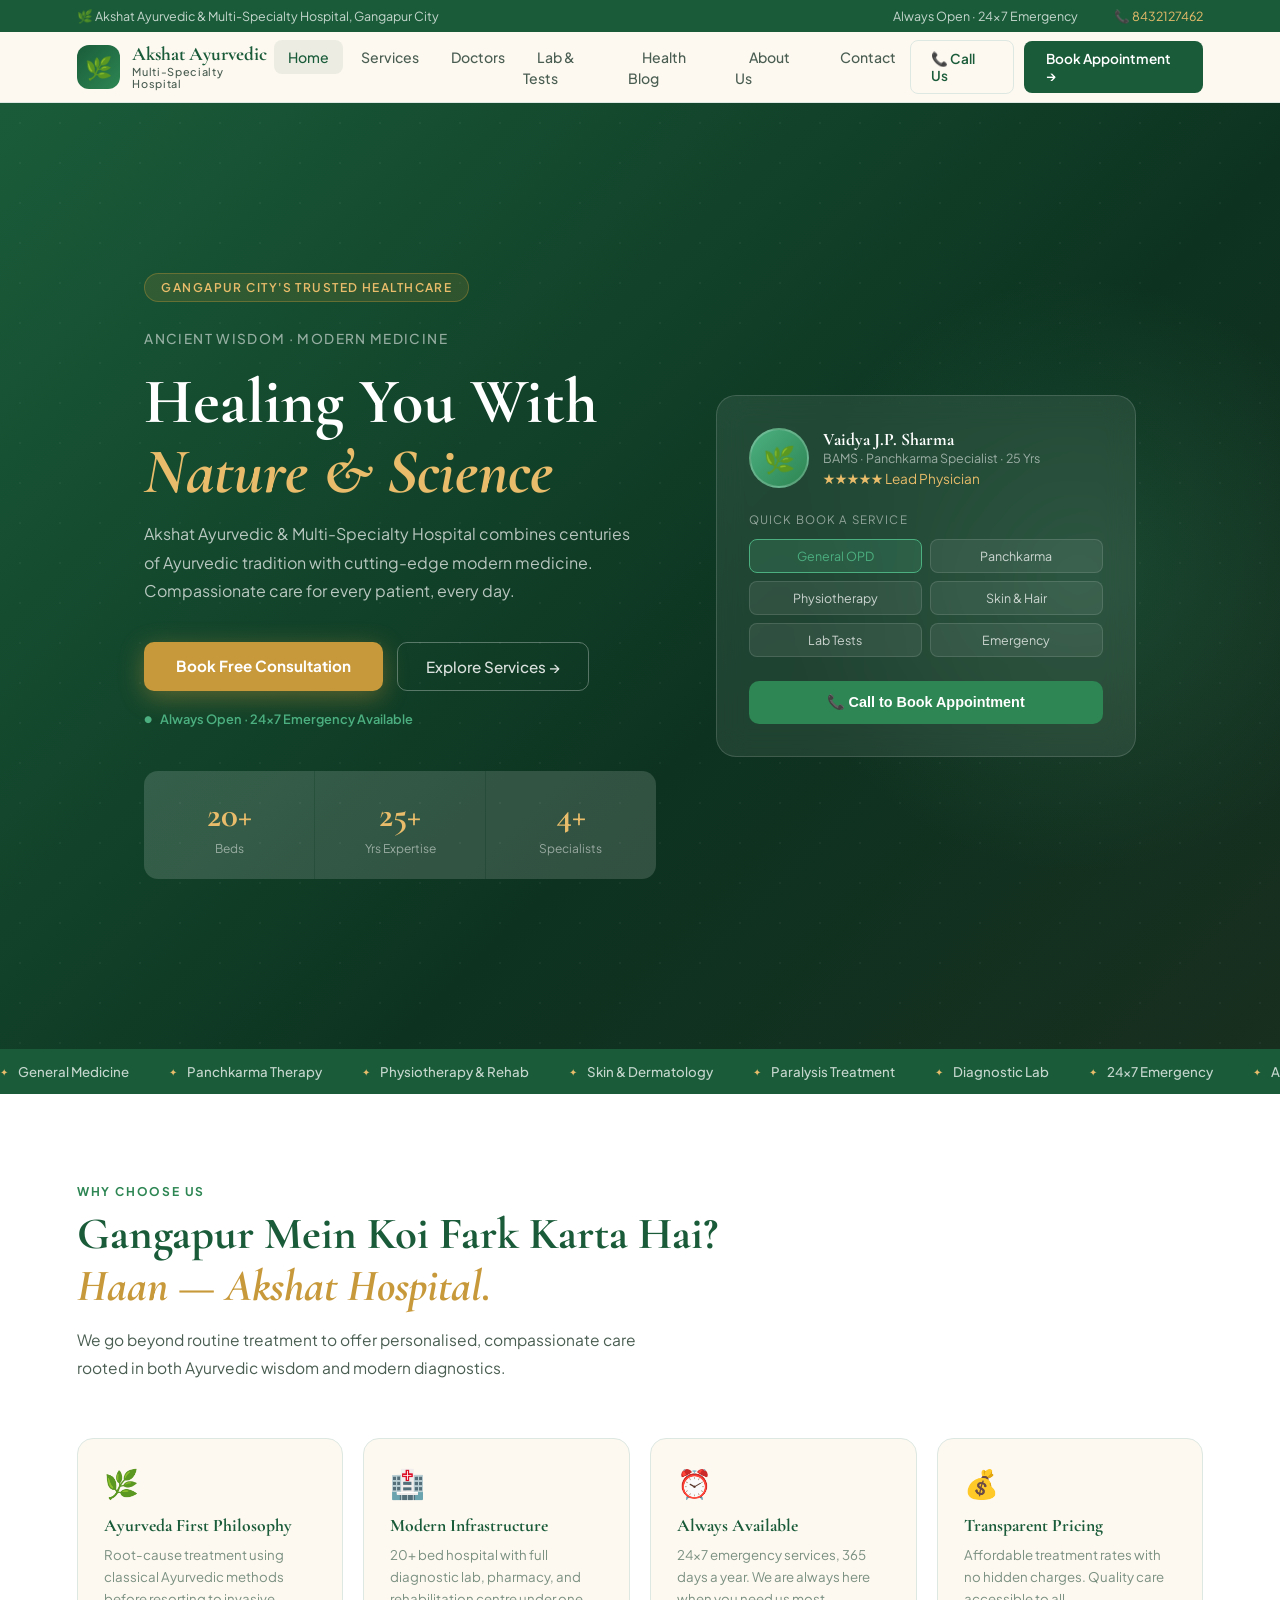
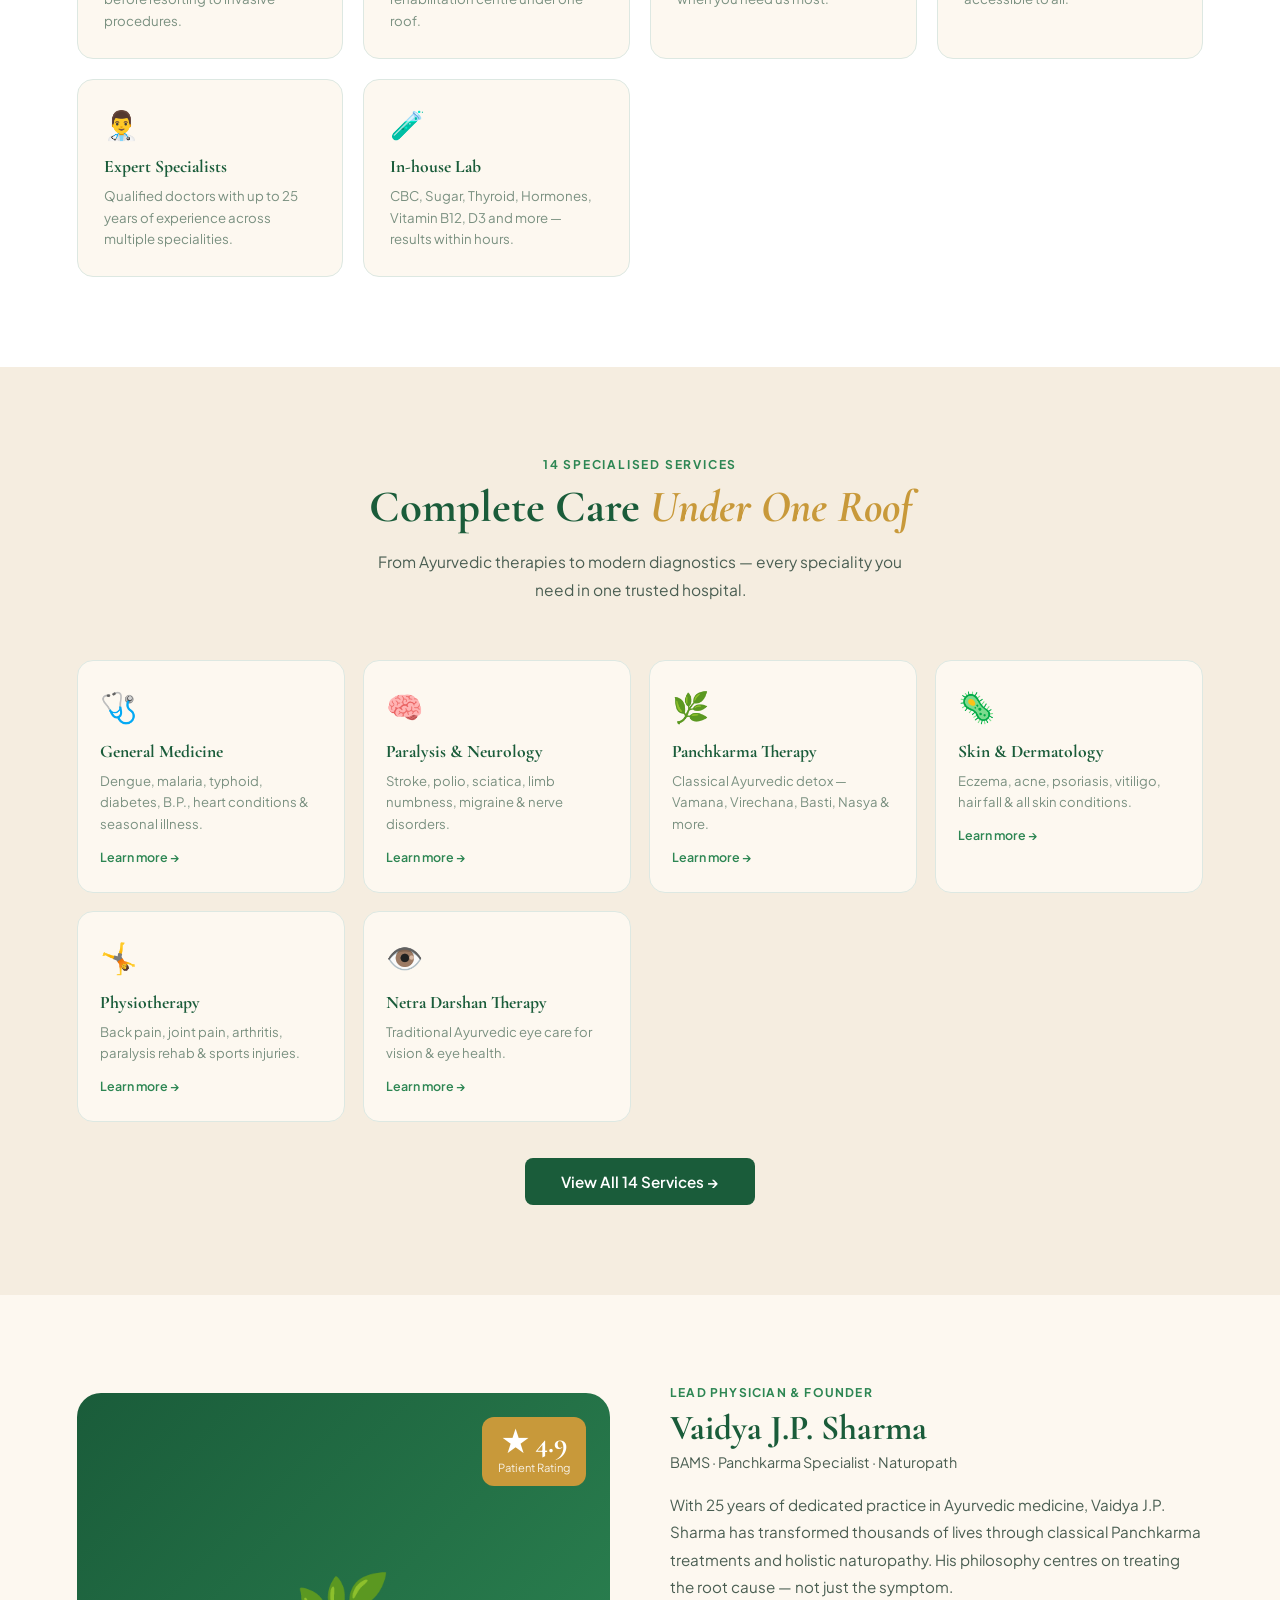
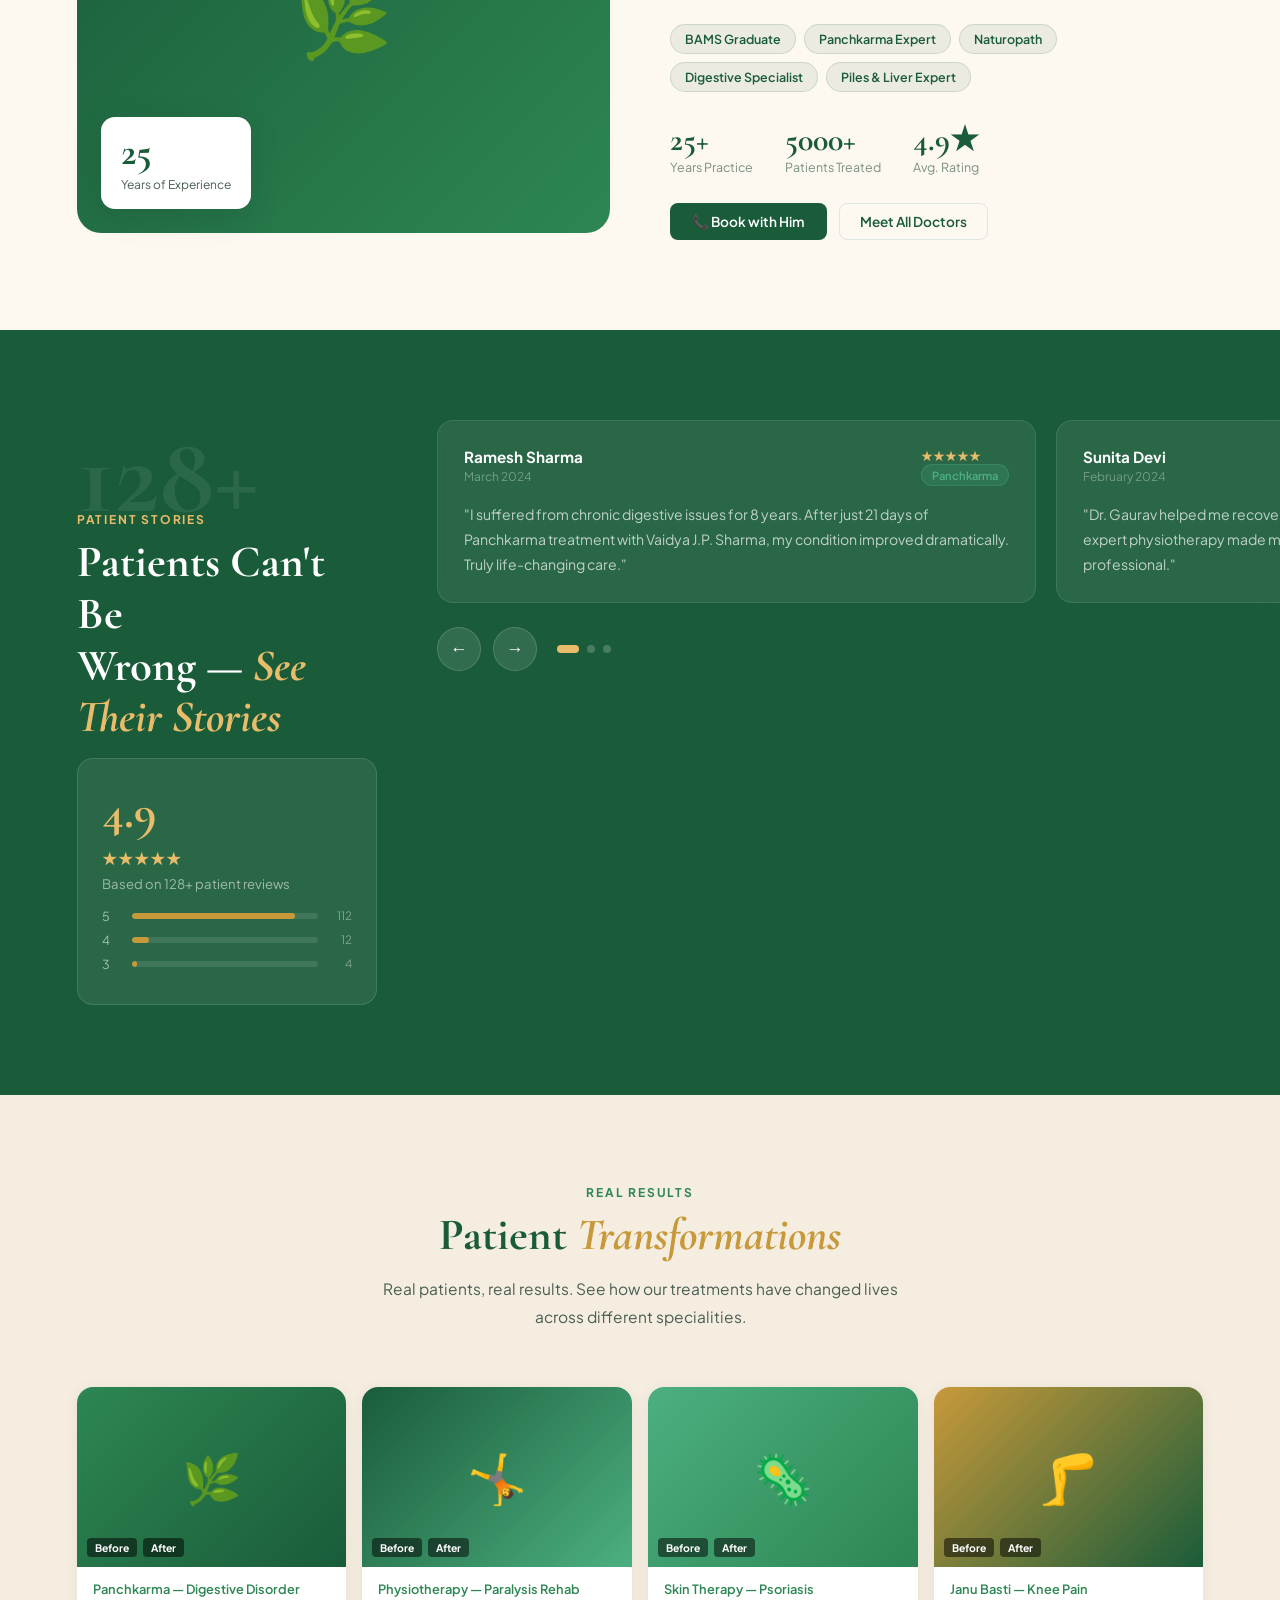
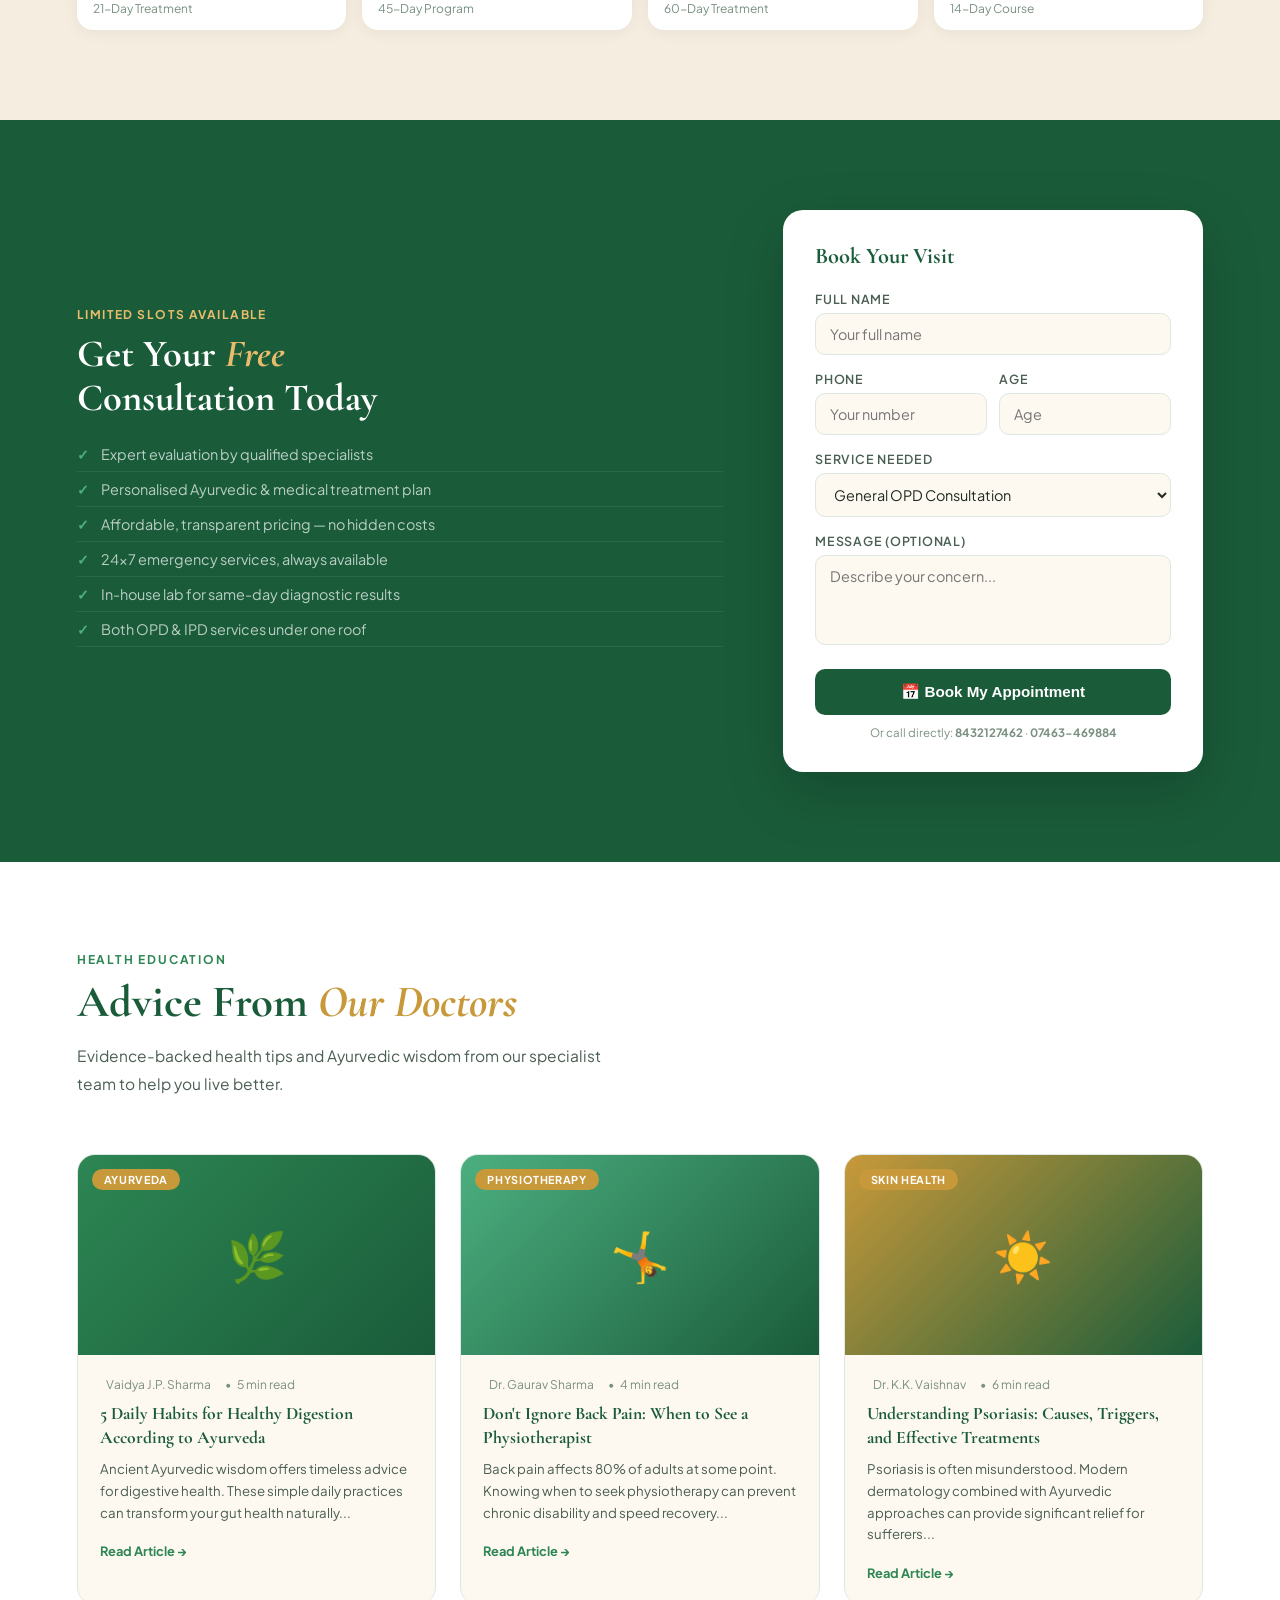
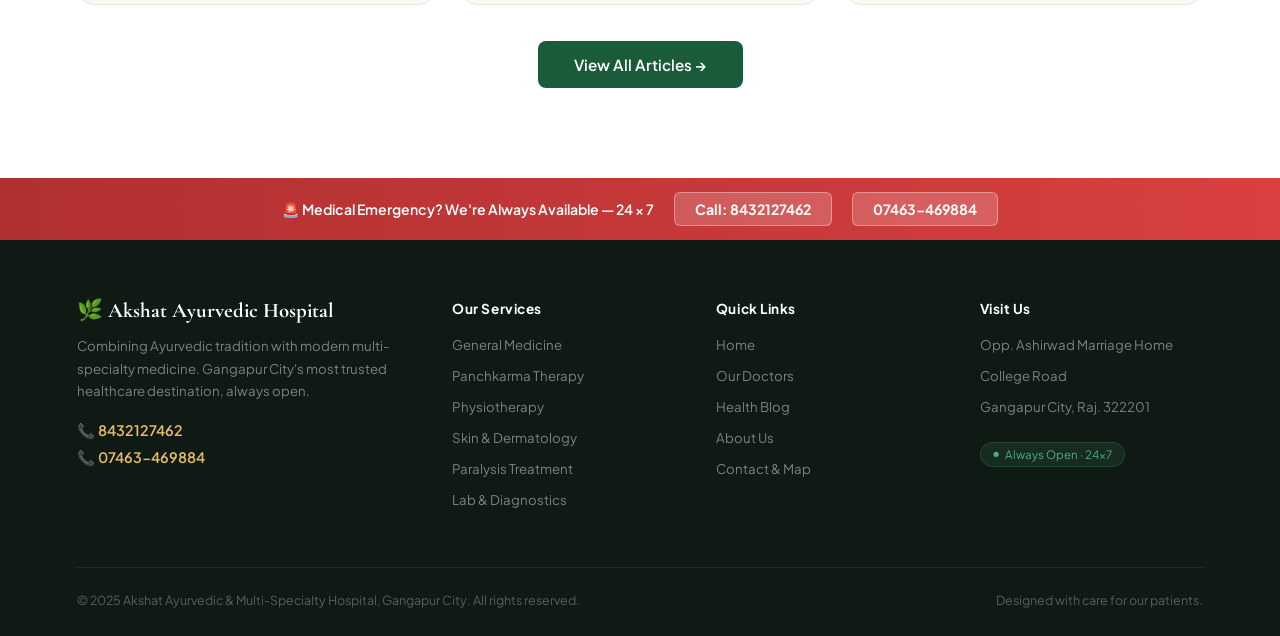
<file: akshat_hospital_v2.html>
<!DOCTYPE html>
<html lang="en">
<head>
<meta charset="UTF-8">
<meta name="viewport" content="width=device-width, initial-scale=1.0">
<title>Akshat Ayurvedic & Multi-Specialty Hospital | Gangapur City</title>
<link href="https://fonts.googleapis.com/css2?family=Cormorant+Garamond:ital,wght@0,400;0,600;0,700;1,400;1,600&family=Plus+Jakarta+Sans:wght@300;400;500;600;700&display=swap" rel="stylesheet">
<style>
:root {
  --g1: #1a5c3a;
  --g2: #2d8653;
  --g3: #4caf80;
  --g4: #a8d5bc;
  --gold: #c8993a;
  --gold2: #e8bc6a;
  --cream: #fdf8f0;
  --cream2: #f5ede0;
  --cream3: #ede4d3;
  --white: #ffffff;
  --dark: #101a14;
  --text: #1e2a22;
  --mid: #4a5e52;
  --light: #7a9080;
  --border: #dde8e2;
}
*{margin:0;padding:0;box-sizing:border-box}
html{scroll-behavior:smooth}
body{font-family:'Plus Jakarta Sans',sans-serif;background:var(--cream);color:var(--text);overflow-x:hidden}

/* ─── TOPBAR ─── */
.topbar{background:var(--g1);padding:8px 6%;display:flex;justify-content:space-between;align-items:center;font-size:.78rem;color:rgba(255,255,255,.75)}
.topbar a{color:var(--gold2);text-decoration:none;margin-left:16px}
.topbar-right{display:flex;gap:20px;align-items:center}

/* ─── NAV ─── */
nav{position:sticky;top:0;z-index:200;background:rgba(253,248,240,.97);backdrop-filter:blur(16px);border-bottom:1px solid var(--border);padding:0 6%}
.nav-inner{display:flex;align-items:center;justify-content:space-between;height:70px}
.logo{display:flex;align-items:center;gap:12px;text-decoration:none}
.logo-mark{width:44px;height:44px;background:linear-gradient(135deg,var(--g1),var(--g2));border-radius:12px;display:flex;align-items:center;justify-content:center;font-size:22px}
.logo-text{font-family:'Cormorant Garamond',serif;font-size:1.2rem;font-weight:700;color:var(--g1);line-height:1.1}
.logo-text small{display:block;font-family:'Plus Jakarta Sans',sans-serif;font-size:.68rem;font-weight:500;color:var(--mid);letter-spacing:.06em}
.nav-links{display:flex;gap:4px;list-style:none}
.nav-links a{padding:8px 14px;border-radius:8px;text-decoration:none;font-size:.88rem;font-weight:500;color:var(--mid);transition:all .2s}
.nav-links a:hover,.nav-links a.active{color:var(--g1);background:rgba(26,92,58,.07)}
.nav-actions{display:flex;gap:10px;align-items:center}
.btn-ghost{border:1.5px solid var(--border);background:transparent;padding:9px 20px;border-radius:8px;font-size:.85rem;font-weight:600;color:var(--g1);cursor:pointer;text-decoration:none;transition:all .2s}
.btn-ghost:hover{border-color:var(--g1);background:rgba(26,92,58,.05)}
.btn-fill{background:var(--g1);color:#fff;padding:9px 22px;border-radius:8px;font-size:.85rem;font-weight:600;border:none;cursor:pointer;text-decoration:none;transition:all .2s;display:inline-flex;align-items:center;gap:6px}
.btn-fill:hover{background:var(--g2);transform:translateY(-1px);box-shadow:0 6px 20px rgba(26,92,58,.3)}
.hamburger{display:none;flex-direction:column;gap:5px;cursor:pointer;padding:6px}
.hamburger span{width:24px;height:2px;background:var(--g1);border-radius:2px;transition:all .3s}

/* ─── PAGE SYSTEM ─── */
.page{display:none;animation:fadeIn .4s ease}
.page.active{display:block}
@keyframes fadeIn{from{opacity:0;transform:translateY(10px)}to{opacity:1;transform:translateY(0)}}

/* ─── HERO ─── */
.hero{min-height:calc(100vh - 70px);background:linear-gradient(135deg,var(--g1) 0%,#0d3320 60%,#182e1f 100%);position:relative;overflow:hidden;display:flex;align-items:center}
.hero-bg-pattern{position:absolute;inset:0;opacity:.04;background-image:radial-gradient(circle,#fff 1px,transparent 1px);background-size:40px 40px}
.hero-glow{position:absolute;right:-100px;top:50%;transform:translateY(-50%);width:600px;height:600px;background:radial-gradient(ellipse,rgba(76,175,128,.18),transparent 70%);pointer-events:none}
.hero-inner{max-width:1260px;margin:0 auto;padding:80px 6%;display:grid;grid-template-columns:1fr 420px;gap:60px;align-items:center;position:relative;z-index:2;width:100%}
.hero-tag{display:inline-flex;align-items:center;gap:8px;background:rgba(200,153,58,.15);border:1px solid rgba(200,153,58,.35);color:var(--gold2);font-size:.75rem;font-weight:600;letter-spacing:.12em;text-transform:uppercase;padding:6px 16px;border-radius:100px;margin-bottom:28px}
.hero h1{font-family:'Cormorant Garamond',serif;font-size:clamp(2.4rem,5vw,4rem);color:#fff;font-weight:700;line-height:1.1;margin-bottom:12px}
.hero h1 .accent{color:var(--gold2);font-style:italic}
.hero-sub{color:rgba(255,255,255,.55);font-size:.85rem;letter-spacing:.1em;text-transform:uppercase;font-weight:500;margin-bottom:20px}
.hero-desc{color:rgba(255,255,255,.7);font-size:1rem;line-height:1.8;margin-bottom:36px;max-width:500px}
.hero-btns{display:flex;gap:14px;flex-wrap:wrap}
.btn-hero-primary{background:var(--gold);color:#fff;padding:14px 32px;border-radius:10px;font-weight:700;font-size:.95rem;text-decoration:none;transition:all .2s;box-shadow:0 6px 24px rgba(200,153,58,.4)}
.btn-hero-primary:hover{background:var(--gold2);color:var(--dark);transform:translateY(-2px)}
.btn-hero-outline{border:1.5px solid rgba(255,255,255,.3);color:rgba(255,255,255,.85);padding:14px 28px;border-radius:10px;font-weight:500;font-size:.95rem;text-decoration:none;transition:all .2s}
.btn-hero-outline:hover{border-color:var(--gold2);color:var(--gold2)}
.hero-stats{display:grid;grid-template-columns:repeat(3,1fr);gap:1px;background:rgba(255,255,255,.1);border-radius:14px;overflow:hidden;margin-top:44px}
.h-stat{padding:22px 18px;text-align:center;background:rgba(255,255,255,.05)}
.h-stat-n{font-family:'Cormorant Garamond',serif;font-size:2.2rem;font-weight:700;color:var(--gold2);display:block}
.h-stat-l{color:rgba(255,255,255,.5);font-size:.75rem;margin-top:2px}
.hero-live{display:inline-flex;align-items:center;gap:8px;color:var(--g3);font-size:.8rem;font-weight:600;margin-top:20px}
.hero-live::before{content:'●';font-size:9px;animation:blink 1.4s infinite}
@keyframes blink{0%,100%{opacity:1}50%{opacity:.2}}

/* HERO CARD */
.hero-card{background:rgba(255,255,255,.08);border:1px solid rgba(255,255,255,.14);border-radius:20px;padding:32px;backdrop-filter:blur(14px)}
.hero-card-head{display:flex;align-items:center;gap:14px;margin-bottom:24px}
.doctor-thumb{width:60px;height:60px;border-radius:50%;background:linear-gradient(135deg,var(--g3),var(--g2));display:flex;align-items:center;justify-content:center;font-size:26px;border:2px solid rgba(255,255,255,.2)}
.hc-name{font-family:'Cormorant Garamond',serif;color:#fff;font-size:1.1rem;font-weight:700}
.hc-deg{color:rgba(255,255,255,.55);font-size:.78rem}
.hc-stars{color:var(--gold2);font-size:.85rem;margin-top:4px}
.quick-book{margin-top:24px}
.qb-title{color:rgba(255,255,255,.5);font-size:.72rem;text-transform:uppercase;letter-spacing:.1em;margin-bottom:12px}
.qb-service-grid{display:grid;grid-template-columns:1fr 1fr;gap:8px;margin-bottom:16px}
.qb-chip{background:rgba(255,255,255,.07);border:1px solid rgba(255,255,255,.12);color:rgba(255,255,255,.75);font-size:.78rem;padding:8px 10px;border-radius:8px;text-align:center;cursor:pointer;transition:all .2s}
.qb-chip:hover,.qb-chip.sel{background:rgba(76,175,128,.2);border-color:var(--g3);color:var(--g3)}
.qb-call{width:100%;background:var(--g2);color:#fff;border:none;border-radius:10px;padding:13px;font-size:.9rem;font-weight:700;cursor:pointer;margin-top:8px;transition:all .2s}
.qb-call:hover{background:var(--g1)}

/* ─── SECTION COMMONS ─── */
section{padding:90px 6%}
.max{max-width:1260px;margin:0 auto}
.sec-label{font-size:.75rem;font-weight:700;letter-spacing:.15em;text-transform:uppercase;color:var(--g2);margin-bottom:10px}
.sec-title{font-family:'Cormorant Garamond',serif;font-size:clamp(1.9rem,3.5vw,2.8rem);font-weight:700;color:var(--g1);line-height:1.15;margin-bottom:14px}
.sec-title .i{font-style:italic;color:var(--gold)}
.sec-desc{color:var(--mid);font-size:.97rem;line-height:1.8;max-width:560px}
.sec-head{margin-bottom:56px}
.sec-head.center{text-align:center}
.sec-head.center .sec-desc{margin:0 auto}

/* ─── MARQUEE ─── */
.marquee-strip{background:var(--g1);padding:14px 0;overflow:hidden}
.marquee-inner{display:flex;gap:40px;animation:marquee 25s linear infinite;white-space:nowrap}
.marquee-inner:hover{animation-play-state:paused}
@keyframes marquee{0%{transform:translateX(0)}100%{transform:translateX(-50%)}}
.m-item{color:rgba(255,255,255,.75);font-size:.83rem;font-weight:500;display:flex;align-items:center;gap:10px;flex-shrink:0}
.m-item::before{content:'✦';color:var(--gold2);font-size:10px}

/* ─── SERVICES GRID ─── */
.services-bg{background:var(--white)}
.serv-grid{display:grid;grid-template-columns:repeat(auto-fill,minmax(240px,1fr));gap:18px}
.serv-card{background:var(--cream);border:1px solid var(--border);border-radius:16px;padding:26px 22px;transition:all .25s;cursor:pointer;position:relative;overflow:hidden}
.serv-card::before{content:'';position:absolute;top:0;left:0;right:0;height:3px;background:linear-gradient(90deg,var(--g2),var(--gold));transform:scaleX(0);transform-origin:left;transition:transform .3s}
.serv-card:hover{transform:translateY(-5px);box-shadow:0 12px 36px rgba(26,92,58,.12);background:var(--white)}
.serv-card:hover::before{transform:scaleX(1)}
.s-icon{font-size:30px;margin-bottom:16px}
.s-name{font-family:'Cormorant Garamond',serif;font-size:1.1rem;font-weight:700;color:var(--g1);margin-bottom:8px}
.s-desc{font-size:.82rem;color:var(--light);line-height:1.65}
.s-more{display:inline-flex;align-items:center;gap:5px;font-size:.78rem;font-weight:600;color:var(--g2);margin-top:14px;text-decoration:none}
.s-more:hover{color:var(--g1)}

/* ─── DOCTOR SECTION ─── */
.doctors-sec{background:var(--cream)}
.dr-layout{display:grid;grid-template-columns:1fr 1fr;gap:60px;align-items:center}
.dr-img-wrap{position:relative}
.dr-photo{width:100%;border-radius:24px;background:linear-gradient(135deg,var(--g1),var(--g2));min-height:440px;display:flex;align-items:center;justify-content:center;font-size:80px;overflow:hidden}
.dr-badge-exp{position:absolute;bottom:24px;left:24px;background:#fff;border-radius:14px;padding:16px 20px;box-shadow:0 8px 32px rgba(0,0,0,.1)}
.dr-badge-exp .n{font-family:'Cormorant Garamond',serif;font-size:2.4rem;font-weight:700;color:var(--g1);display:block;line-height:1}
.dr-badge-exp .l{font-size:.75rem;color:var(--mid);margin-top:4px}
.dr-badge-rating{position:absolute;top:24px;right:24px;background:var(--gold);color:#fff;border-radius:12px;padding:12px 16px;text-align:center}
.dr-badge-rating .r{font-family:'Cormorant Garamond',serif;font-size:1.8rem;font-weight:700;line-height:1}
.dr-badge-rating .rl{font-size:.7rem;margin-top:2px;opacity:.85}
.dr-info .title{font-size:.75rem;text-transform:uppercase;letter-spacing:.1em;color:var(--g2);font-weight:700;margin-bottom:6px}
.dr-info h2{font-family:'Cormorant Garamond',serif;font-size:2.2rem;font-weight:700;color:var(--g1);margin-bottom:4px}
.dr-info .deg{color:var(--mid);font-size:.9rem;margin-bottom:20px}
.dr-info p{color:var(--mid);line-height:1.8;margin-bottom:24px;font-size:.95rem}
.dr-chips{display:flex;flex-wrap:wrap;gap:8px;margin-bottom:28px}
.chip{background:rgba(26,92,58,.08);color:var(--g1);font-size:.78rem;font-weight:600;padding:6px 14px;border-radius:100px;border:1px solid rgba(26,92,58,.15)}
.dr-metrics{display:flex;gap:32px;margin-bottom:28px}
.dm-item .n{font-family:'Cormorant Garamond',serif;font-size:2rem;font-weight:700;color:var(--g1)}
.dm-item .l{font-size:.78rem;color:var(--light)}

/* Doctor grid */
.dr-grid{display:grid;grid-template-columns:repeat(auto-fill,minmax(260px,1fr));gap:22px;margin-top:48px}
.dr-card{background:var(--white);border-radius:18px;overflow:hidden;border:1px solid var(--border);transition:all .25s}
.dr-card:hover{transform:translateY(-5px);box-shadow:0 14px 40px rgba(26,92,58,.12)}
.dr-card-top{background:linear-gradient(135deg,var(--g1),var(--g2));padding:24px;display:flex;align-items:center;gap:14px}
.dr-avatar{width:56px;height:56px;border-radius:50%;background:rgba(255,255,255,.15);border:2px solid rgba(255,255,255,.3);display:flex;align-items:center;justify-content:center;font-size:24px;flex-shrink:0}
.dr-card-name{font-family:'Cormorant Garamond',serif;color:#fff;font-size:1.05rem;font-weight:700}
.dr-card-spec{color:rgba(255,255,255,.6);font-size:.75rem;margin-top:3px}
.dr-card-exp{background:var(--gold);color:#fff;font-size:.7rem;font-weight:700;padding:3px 10px;border-radius:100px;margin-top:6px;display:inline-block}
.dr-card-body{padding:18px 20px}
.dr-card-time{display:flex;align-items:center;gap:8px;background:var(--cream);border-radius:8px;padding:10px 12px;font-size:.8rem;color:var(--mid);margin-bottom:14px}
.dr-tag-list{display:flex;flex-wrap:wrap;gap:6px}
.dr-tag{font-size:.72rem;background:rgba(76,175,128,.1);color:var(--g2);padding:4px 10px;border-radius:6px;font-weight:500}

/* ─── REVIEWS CAROUSEL ─── */
.reviews-sec{background:var(--g1);overflow:hidden}
.reviews-sec .sec-label{color:var(--gold2)}
.reviews-sec .sec-title{color:#fff}
.reviews-sec .sec-title .i{color:var(--gold2)}
.reviews-layout{display:grid;grid-template-columns:300px 1fr;gap:60px;align-items:start}
.rev-big-num{font-family:'Cormorant Garamond',serif;font-size:7rem;font-weight:700;color:rgba(255,255,255,.08);line-height:1;margin-bottom:-20px}
.rev-agg{background:rgba(255,255,255,.07);border:1px solid rgba(255,255,255,.12);border-radius:16px;padding:24px;margin-top:8px}
.rev-agg-n{font-family:'Cormorant Garamond',serif;font-size:3rem;font-weight:700;color:var(--gold2)}
.rev-agg-stars{color:var(--gold2);font-size:1.1rem;margin:6px 0}
.rev-agg-l{color:rgba(255,255,255,.55);font-size:.82rem}
.rev-breakdown{margin-top:16px}
.rb-row{display:flex;align-items:center;gap:10px;margin-bottom:8px}
.rb-label{color:rgba(255,255,255,.6);font-size:.78rem;width:20px}
.rb-bar{flex:1;height:6px;background:rgba(255,255,255,.1);border-radius:3px;overflow:hidden}
.rb-fill{height:100%;background:var(--gold);border-radius:3px;transition:width .8s}
.rb-count{color:rgba(255,255,255,.4);font-size:.72rem;width:24px;text-align:right}
.carousel-wrap{position:relative;overflow:hidden}
.carousel-track{display:flex;gap:20px;transition:transform .5s cubic-bezier(.4,0,.2,1)}
.rev-card{flex:0 0 calc(50% - 10px);background:rgba(255,255,255,.07);border:1px solid rgba(255,255,255,.1);border-radius:16px;padding:26px;backdrop-filter:blur(10px)}
.rev-top{display:flex;justify-content:space-between;align-items:flex-start;margin-bottom:16px}
.rev-name{font-weight:700;color:#fff;font-size:.95rem}
.rev-date{color:rgba(255,255,255,.35);font-size:.75rem;margin-top:3px}
.rev-stars{color:var(--gold2);font-size:.85rem}
.rev-badge{background:rgba(76,175,128,.2);color:var(--g3);font-size:.7rem;font-weight:600;padding:3px 10px;border-radius:100px;border:1px solid rgba(76,175,128,.3)}
.rev-text{color:rgba(255,255,255,.7);font-size:.88rem;line-height:1.75}
.carousel-controls{display:flex;gap:12px;margin-top:24px}
.car-btn{width:44px;height:44px;border-radius:50%;background:rgba(255,255,255,.1);border:1px solid rgba(255,255,255,.15);color:#fff;font-size:1.1rem;cursor:pointer;transition:all .2s;display:flex;align-items:center;justify-content:center}
.car-btn:hover{background:var(--g2);border-color:var(--g2)}
.car-dots{display:flex;gap:8px;align-items:center;margin-left:8px}
.c-dot{width:8px;height:8px;border-radius:50%;background:rgba(255,255,255,.2);cursor:pointer;transition:all .2s}
.c-dot.active{background:var(--gold2);width:22px;border-radius:4px}

/* ─── TRANSFORMATIONS ─── */
.transform-sec{background:var(--cream2)}
.tf-grid{display:grid;grid-template-columns:repeat(auto-fill,minmax(220px,1fr));gap:16px}
.tf-card{border-radius:16px;overflow:hidden;background:var(--white);box-shadow:0 2px 16px rgba(0,0,0,.06);transition:transform .25s}
.tf-card:hover{transform:scale(1.02)}
.tf-img{height:180px;background:linear-gradient(135deg,var(--g3),var(--g1));display:flex;align-items:center;justify-content:center;font-size:48px;position:relative}
.tf-before-after{position:absolute;bottom:10px;left:10px;display:flex;gap:6px}
.tf-ba-tag{background:rgba(0,0,0,.5);color:#fff;font-size:.65rem;font-weight:700;padding:3px 8px;border-radius:4px}
.tf-info{padding:14px 16px}
.tf-type{font-size:.8rem;font-weight:600;color:var(--g2);margin-bottom:4px}
.tf-period{font-size:.75rem;color:var(--light)}

/* ─── CONSULTATION FORM ─── */
.consult-sec{background:var(--g1)}
.consult-layout{display:grid;grid-template-columns:1fr 420px;gap:60px;align-items:center}
.consult-label{color:var(--gold2);font-size:.75rem;text-transform:uppercase;letter-spacing:.12em;font-weight:700;margin-bottom:10px}
.consult-title{font-family:'Cormorant Garamond',serif;color:#fff;font-size:2.4rem;font-weight:700;margin-bottom:16px;line-height:1.15}
.consult-title .i{font-style:italic;color:var(--gold2)}
.consult-points{list-style:none;margin-bottom:28px}
.consult-points li{color:rgba(255,255,255,.7);font-size:.9rem;padding:8px 0;display:flex;align-items:center;gap:12px;border-bottom:1px solid rgba(255,255,255,.07)}
.consult-points li::before{content:'✓';color:var(--g3);font-weight:700;flex-shrink:0}
.form-card{background:var(--white);border-radius:20px;padding:32px;box-shadow:0 20px 60px rgba(0,0,0,.2)}
.form-title{font-family:'Cormorant Garamond',serif;font-size:1.4rem;font-weight:700;color:var(--g1);margin-bottom:22px}
.form-row{margin-bottom:16px}
.form-row label{display:block;font-size:.78rem;font-weight:600;color:var(--mid);margin-bottom:6px;text-transform:uppercase;letter-spacing:.06em}
.form-row input,.form-row select,.form-row textarea{width:100%;border:1.5px solid var(--border);border-radius:10px;padding:11px 14px;font-size:.9rem;font-family:'Plus Jakarta Sans',sans-serif;color:var(--text);background:var(--cream);transition:border-color .2s;outline:none}
.form-row input:focus,.form-row select:focus,.form-row textarea:focus{border-color:var(--g2);background:#fff}
.form-row textarea{height:90px;resize:none}
.form-grid-2{display:grid;grid-template-columns:1fr 1fr;gap:12px}
.submit-btn{width:100%;background:var(--g1);color:#fff;border:none;border-radius:10px;padding:14px;font-size:.95rem;font-weight:700;cursor:pointer;transition:all .2s;margin-top:4px}
.submit-btn:hover{background:var(--g2);transform:translateY(-1px)}
.form-note{font-size:.72rem;color:var(--light);text-align:center;margin-top:10px}

/* ─── BLOGS ─── */
.blog-sec{background:var(--white)}
.blog-grid{display:grid;grid-template-columns:repeat(auto-fill,minmax(300px,1fr));gap:24px}
.blog-card{border-radius:18px;overflow:hidden;border:1px solid var(--border);background:var(--cream);transition:all .25s}
.blog-card:hover{transform:translateY(-5px);box-shadow:0 14px 40px rgba(26,92,58,.1);background:var(--white)}
.blog-img{height:200px;background:linear-gradient(135deg,var(--g2),var(--g1));display:flex;align-items:center;justify-content:center;font-size:48px;position:relative}
.blog-cat{position:absolute;top:14px;left:14px;background:var(--gold);color:#fff;font-size:.68rem;font-weight:700;padding:4px 12px;border-radius:100px;text-transform:uppercase;letter-spacing:.06em}
.blog-body{padding:22px}
.blog-meta{display:flex;gap:14px;font-size:.75rem;color:var(--light);margin-bottom:10px}
.blog-meta span::before{content:'•';margin-right:6px}
.blog-meta span:first-child::before{content:''}
.blog-h{font-family:'Cormorant Garamond',serif;font-size:1.1rem;font-weight:700;color:var(--g1);margin-bottom:8px;line-height:1.35}
.blog-excerpt{font-size:.83rem;color:var(--mid);line-height:1.65;margin-bottom:16px}
.blog-read{font-size:.8rem;font-weight:700;color:var(--g2);text-decoration:none;display:inline-flex;align-items:center;gap:5px}
.blog-read:hover{color:var(--g1)}

/* ─── BLOG DETAIL ─── */
.blog-detail{max-width:760px;margin:0 auto;padding:60px 6%}
.blog-detail-cat{font-size:.75rem;font-weight:700;letter-spacing:.12em;text-transform:uppercase;color:var(--g2);margin-bottom:12px}
.blog-detail h1{font-family:'Cormorant Garamond',serif;font-size:clamp(1.8rem,4vw,2.8rem);font-weight:700;color:var(--g1);line-height:1.2;margin-bottom:16px}
.blog-detail-meta{display:flex;gap:18px;font-size:.82rem;color:var(--light);padding-bottom:24px;border-bottom:1px solid var(--border);margin-bottom:28px}
.blog-detail-img{width:100%;height:320px;background:linear-gradient(135deg,var(--g2),var(--g1));border-radius:16px;display:flex;align-items:center;justify-content:center;font-size:72px;margin-bottom:32px}
.blog-content h2{font-family:'Cormorant Garamond',serif;font-size:1.5rem;font-weight:700;color:var(--g1);margin:28px 0 12px}
.blog-content p{color:var(--mid);line-height:1.85;font-size:.95rem;margin-bottom:16px}
.blog-content ul{color:var(--mid);font-size:.93rem;line-height:1.9;margin-bottom:16px;padding-left:20px}
.blog-content li{margin-bottom:4px}
.back-btn{display:inline-flex;align-items:center;gap:8px;color:var(--g2);font-size:.85rem;font-weight:600;text-decoration:none;margin-bottom:24px;cursor:pointer}
.back-btn:hover{color:var(--g1)}

/* ─── ABOUT PAGE ─── */
.about-hero{background:linear-gradient(135deg,var(--g1),#0d3320);padding:100px 6% 80px;text-align:center}
.about-hero .sec-label{color:var(--gold2)}
.about-hero h1{font-family:'Cormorant Garamond',serif;font-size:clamp(2rem,5vw,3.5rem);color:#fff;font-weight:700;margin-bottom:16px}
.about-hero p{color:rgba(255,255,255,.65);max-width:560px;margin:0 auto;line-height:1.8}
.about-body{background:var(--white);padding:80px 6%}
.about-grid{display:grid;grid-template-columns:1fr 1fr;gap:60px;align-items:center;margin-bottom:80px}
.about-grid:nth-child(even){direction:rtl}
.about-grid:nth-child(even)>*{direction:ltr}
.about-img-box{border-radius:20px;background:linear-gradient(135deg,var(--g3),var(--g1));min-height:320px;display:flex;align-items:center;justify-content:center;font-size:72px}
.about-grid h2{font-family:'Cormorant Garamond',serif;font-size:2rem;font-weight:700;color:var(--g1);margin-bottom:14px}
.about-grid p{color:var(--mid);line-height:1.8;margin-bottom:16px}
.value-grid{display:grid;grid-template-columns:repeat(auto-fill,minmax(220px,1fr));gap:18px;margin-top:60px}
.value-card{background:var(--cream);border-radius:16px;padding:26px;border:1px solid var(--border);text-align:center}
.value-icon{font-size:32px;margin-bottom:14px}
.value-title{font-family:'Cormorant Garamond',serif;font-size:1.1rem;font-weight:700;color:var(--g1);margin-bottom:8px}
.value-desc{font-size:.83rem;color:var(--mid);line-height:1.65}

/* ─── CONTACT PAGE ─── */
.contact-hero{background:linear-gradient(135deg,var(--g1),#0d3320);padding:100px 6% 80px;text-align:center}
.contact-hero .sec-label{color:var(--gold2)}
.contact-hero h1{font-family:'Cormorant Garamond',serif;font-size:clamp(2rem,5vw,3.5rem);color:#fff;font-weight:700;margin-bottom:16px}
.contact-body{padding:80px 6%;background:var(--white)}
.contact-grid{display:grid;grid-template-columns:1fr 1fr;gap:60px}
.contact-info-item{display:flex;gap:18px;padding:22px 0;border-bottom:1px solid var(--border)}
.ci-icon{width:50px;height:50px;border-radius:12px;background:linear-gradient(135deg,var(--g1),var(--g2));display:flex;align-items:center;justify-content:center;font-size:20px;flex-shrink:0}
.ci-label{font-size:.72rem;text-transform:uppercase;letter-spacing:.1em;color:var(--light);margin-bottom:5px;font-weight:600}
.ci-val{font-size:.95rem;font-weight:600;color:var(--text);line-height:1.5}
.ci-val a{color:var(--g2);text-decoration:none}
.map-box{background:linear-gradient(135deg,var(--g1),#0d3320);border-radius:20px;padding:40px;text-align:center;min-height:300px;display:flex;flex-direction:column;align-items:center;justify-content:center;gap:16px}
.map-box .map-icon{font-size:52px}
.map-box h3{font-family:'Cormorant Garamond',serif;color:#fff;font-size:1.3rem;font-weight:700}
.map-box p{color:rgba(255,255,255,.6);font-size:.88rem;line-height:1.7}
.map-link{background:var(--gold);color:#fff;padding:11px 26px;border-radius:8px;text-decoration:none;font-weight:600;font-size:.88rem;transition:all .2s;margin-top:4px}
.map-link:hover{background:var(--gold2);color:var(--dark)}

/* ─── FOOTER ─── */
footer{background:var(--dark);padding:60px 6% 28px}
.footer-grid{display:grid;grid-template-columns:1.5fr 1fr 1fr 1fr;gap:40px;margin-bottom:48px}
.footer-brand .logo-text{font-family:'Cormorant Garamond',serif;color:#fff;font-size:1.3rem;font-weight:700;margin-bottom:12px}
.footer-brand p{color:rgba(255,255,255,.45);font-size:.83rem;line-height:1.7;margin-bottom:18px}
.footer-phones{display:flex;flex-direction:column;gap:8px}
.footer-phone{color:var(--gold2);font-weight:600;font-size:.9rem;text-decoration:none}
.footer-col h4{color:#fff;font-size:.85rem;font-weight:700;margin-bottom:16px;letter-spacing:.04em}
.footer-col ul{list-style:none}
.footer-col ul li{margin-bottom:10px}
.footer-col ul li a{color:rgba(255,255,255,.45);font-size:.83rem;text-decoration:none;transition:color .2s}
.footer-col ul li a:hover{color:var(--g3)}
.footer-bottom{border-top:1px solid rgba(255,255,255,.07);padding-top:24px;display:flex;justify-content:space-between;align-items:center;flex-wrap:wrap;gap:12px}
.footer-bottom p{color:rgba(255,255,255,.3);font-size:.78rem}
.footer-badge{display:inline-flex;align-items:center;gap:6px;background:rgba(76,175,128,.12);border:1px solid rgba(76,175,128,.2);color:var(--g3);font-size:.72rem;padding:4px 12px;border-radius:100px}
.footer-badge::before{content:'●';font-size:7px;animation:blink 1.4s infinite}

/* ─── LABS PAGE ─── */
.lab-hero{background:linear-gradient(135deg,var(--g1),#0d3320);padding:100px 6% 80px;text-align:center}
.lab-hero .sec-label{color:var(--gold2)}
.lab-hero h1{font-family:'Cormorant Garamond',serif;font-size:clamp(2rem,5vw,3.5rem);color:#fff;font-weight:700;margin-bottom:16px}
.lab-hero p{color:rgba(255,255,255,.65);max-width:540px;margin:0 auto;line-height:1.8}
.lab-grid{display:grid;grid-template-columns:repeat(auto-fill,minmax(240px,1fr));gap:18px;padding:60px 6%;background:var(--white);max-width:1260px;margin:0 auto}
.lab-item{background:var(--cream);border-radius:14px;padding:22px;border:1px solid var(--border);display:flex;gap:14px;align-items:flex-start}
.lab-icon{font-size:24px;flex-shrink:0;margin-top:2px}
.lab-name{font-weight:700;color:var(--g1);font-size:.95rem;margin-bottom:4px}
.lab-detail{font-size:.8rem;color:var(--light);line-height:1.55}

/* ─── EMERGENCY STRIP ─── */
.emergency{background:linear-gradient(90deg,#b03030,#d94040);padding:14px 6%;display:flex;align-items:center;justify-content:center;gap:20px;flex-wrap:wrap}
.emergency p{color:#fff;font-weight:600;font-size:.88rem;display:flex;align-items:center;gap:8px}
.emergency a{color:#fff;background:rgba(255,255,255,.18);border:1.5px solid rgba(255,255,255,.35);padding:7px 20px;border-radius:6px;font-weight:700;text-decoration:none;font-size:.88rem;transition:all .2s}
.emergency a:hover{background:#fff;color:#b03030}

/* ─── MOBILE NAV ─── */
.mobile-menu{display:none;position:fixed;top:70px;left:0;right:0;background:var(--white);z-index:190;border-bottom:1px solid var(--border);box-shadow:0 8px 32px rgba(0,0,0,.1);padding:16px 6% 24px}
.mobile-menu.open{display:block}
.mobile-menu ul{list-style:none}
.mobile-menu ul li a{display:block;padding:12px 0;font-size:1rem;font-weight:500;color:var(--text);text-decoration:none;border-bottom:1px solid var(--border)}
.mobile-menu ul li:last-child a{border-bottom:none}
.mobile-cta{margin-top:16px;display:flex;flex-direction:column;gap:10px}

/* ─── RESPONSIVE ─── */
@media(max-width:1024px){
  .hero-inner{grid-template-columns:1fr;gap:40px}
  .hero-card{display:none}
  .dr-layout{grid-template-columns:1fr}
  .consult-layout{grid-template-columns:1fr}
  .reviews-layout{grid-template-columns:1fr}
  .rev-card{flex:0 0 calc(100% - 10px)}
  .footer-grid{grid-template-columns:1fr 1fr}
  .contact-grid{grid-template-columns:1fr}
  .about-grid{grid-template-columns:1fr}
}
@media(max-width:768px){
  .topbar{display:none}
  .nav-links,.nav-actions{display:none}
  .hamburger{display:flex}
  section{padding:60px 5%}
  .hero-inner{padding:60px 5%}
  .hero h1{font-size:2.2rem}
  .hero-stats{grid-template-columns:repeat(3,1fr)}
  .form-grid-2{grid-template-columns:1fr}
  .footer-grid{grid-template-columns:1fr}
  .footer-col:nth-child(3),.footer-col:nth-child(4){display:none}
  .rev-card{flex:0 0 100%}
}
</style>
</head>
<body>

<!-- TOPBAR -->
<div class="topbar">
  <span>🌿 Akshat Ayurvedic & Multi-Specialty Hospital, Gangapur City</span>
  <div class="topbar-right">
    <span>Always Open · 24×7 Emergency</span>
    <a href="tel:8432127462">📞 8432127462</a>
  </div>
</div>

<!-- NAV -->
<nav>
  <div class="nav-inner">
    <a class="logo" href="#" onclick="showPage('home')">
      <div class="logo-mark">🌿</div>
      <div class="logo-text">Akshat Ayurvedic
        <small>Multi-Specialty Hospital</small>
      </div>
    </a>
    <ul class="nav-links">
      <li><a href="#" class="active" onclick="showPage('home');setActive(this)">Home</a></li>
      <li><a href="#" onclick="showPage('services');setActive(this)">Services</a></li>
      <li><a href="#" onclick="showPage('doctors');setActive(this)">Doctors</a></li>
      <li><a href="#" onclick="showPage('lab');setActive(this)">Lab & Tests</a></li>
      <li><a href="#" onclick="showPage('blog');setActive(this)">Health Blog</a></li>
      <li><a href="#" onclick="showPage('about');setActive(this)">About Us</a></li>
      <li><a href="#" onclick="showPage('contact');setActive(this)">Contact</a></li>
    </ul>
    <div class="nav-actions">
      <a href="tel:8432127462" class="btn-ghost">📞 Call Us</a>
      <a href="#" class="btn-fill" onclick="showPage('contact')">Book Appointment →</a>
    </div>
    <div class="hamburger" onclick="toggleMenu()">
      <span></span><span></span><span></span>
    </div>
  </div>
</nav>

<!-- MOBILE MENU -->
<div class="mobile-menu" id="mobileMenu">
  <ul>
    <li><a href="#" onclick="showPage('home');toggleMenu()">🏠 Home</a></li>
    <li><a href="#" onclick="showPage('services');toggleMenu()">🩺 Services</a></li>
    <li><a href="#" onclick="showPage('doctors');toggleMenu()">👨‍⚕️ Doctors</a></li>
    <li><a href="#" onclick="showPage('lab');toggleMenu()">🔬 Lab & Tests</a></li>
    <li><a href="#" onclick="showPage('blog');toggleMenu()">📰 Health Blog</a></li>
    <li><a href="#" onclick="showPage('about');toggleMenu()">🏥 About Us</a></li>
    <li><a href="#" onclick="showPage('contact');toggleMenu()">📍 Contact</a></li>
  </ul>
  <div class="mobile-cta">
    <a href="tel:8432127462" class="btn-fill" style="justify-content:center">📞 Call: 8432127462</a>
    <a href="tel:07463469884" class="btn-ghost" style="text-align:center">📞 07463-469884</a>
  </div>
</div>

<!-- ════════════════════ HOME PAGE ════════════════════ -->
<div class="page active" id="page-home">

  <!-- HERO -->
  <section class="hero">
    <div class="hero-bg-pattern"></div>
    <div class="hero-glow"></div>
    <div class="hero-inner">
      <div>
        <div class="hero-tag">Gangapur City's Trusted Healthcare</div>
        <p class="hero-sub">Ancient Wisdom · Modern Medicine</p>
        <h1>
          Healing You With<br>
          <span class="accent">Nature & Science</span>
        </h1>
        <p class="hero-desc">Akshat Ayurvedic & Multi-Specialty Hospital combines centuries of Ayurvedic tradition with cutting-edge modern medicine. Compassionate care for every patient, every day.</p>
        <div class="hero-btns">
          <a href="#" class="btn-hero-primary" onclick="showPage('contact')">Book Free Consultation</a>
          <a href="#" class="btn-hero-outline" onclick="showPage('services')">Explore Services →</a>
        </div>
        <div class="hero-live">Always Open · 24×7 Emergency Available</div>
        <div class="hero-stats">
          <div class="h-stat"><span class="h-stat-n">20+</span><span class="h-stat-l">Beds</span></div>
          <div class="h-stat"><span class="h-stat-n">25+</span><span class="h-stat-l">Yrs Expertise</span></div>
          <div class="h-stat"><span class="h-stat-n">4+</span><span class="h-stat-l">Specialists</span></div>
        </div>
      </div>
      <div class="hero-card">
        <div class="hero-card-head">
          <div class="doctor-thumb">🌿</div>
          <div>
            <div class="hc-name">Vaidya J.P. Sharma</div>
            <div class="hc-deg">BAMS · Panchkarma Specialist · 25 Yrs</div>
            <div class="hc-stars">★★★★★ Lead Physician</div>
          </div>
        </div>
        <div class="quick-book">
          <div class="qb-title">Quick Book a Service</div>
          <div class="qb-service-grid">
            <div class="qb-chip sel">General OPD</div>
            <div class="qb-chip">Panchkarma</div>
            <div class="qb-chip">Physiotherapy</div>
            <div class="qb-chip">Skin & Hair</div>
            <div class="qb-chip">Lab Tests</div>
            <div class="qb-chip">Emergency</div>
          </div>
          <button class="qb-call" onclick="showPage('contact')">📞 Call to Book Appointment</button>
        </div>
      </div>
    </div>
  </section>

  <!-- MARQUEE -->
  <div class="marquee-strip">
    <div class="marquee-inner">
      <span class="m-item">General Medicine</span>
      <span class="m-item">Panchkarma Therapy</span>
      <span class="m-item">Physiotherapy & Rehab</span>
      <span class="m-item">Skin & Dermatology</span>
      <span class="m-item">Paralysis Treatment</span>
      <span class="m-item">Diagnostic Lab</span>
      <span class="m-item">24×7 Emergency</span>
      <span class="m-item">Ayurvedic Medicine</span>
      <span class="m-item">Netra Darshan Therapy</span>
      <span class="m-item">Janu Basti Therapy</span>
      <span class="m-item">Nursing & Rehabilitation</span>
      <!-- duplicate for seamless loop -->
      <span class="m-item">General Medicine</span>
      <span class="m-item">Panchkarma Therapy</span>
      <span class="m-item">Physiotherapy & Rehab</span>
      <span class="m-item">Skin & Dermatology</span>
      <span class="m-item">Paralysis Treatment</span>
      <span class="m-item">Diagnostic Lab</span>
      <span class="m-item">24×7 Emergency</span>
      <span class="m-item">Ayurvedic Medicine</span>
      <span class="m-item">Netra Darshan Therapy</span>
      <span class="m-item">Janu Basti Therapy</span>
      <span class="m-item">Nursing & Rehabilitation</span>
    </div>
  </div>

  <!-- WHY US -->
  <section class="services-bg">
    <div class="max">
      <div class="sec-head">
        <div class="sec-label">Why Choose Us</div>
        <div class="sec-title">Gangapur Mein Koi Fark Karta Hai?<br><span class="i">Haan — Akshat Hospital.</span></div>
        <div class="sec-desc">We go beyond routine treatment to offer personalised, compassionate care rooted in both Ayurvedic wisdom and modern diagnostics.</div>
      </div>
      <div style="display:grid;grid-template-columns:repeat(auto-fill,minmax(240px,1fr));gap:20px">
        <div style="background:var(--cream);border-radius:16px;padding:26px;border:1px solid var(--border)">
          <div style="font-size:28px;margin-bottom:14px">🌿</div>
          <div style="font-family:'Cormorant Garamond',serif;font-size:1.1rem;font-weight:700;color:var(--g1);margin-bottom:8px">Ayurveda First Philosophy</div>
          <div style="font-size:.83rem;color:var(--light);line-height:1.65">Root-cause treatment using classical Ayurvedic methods before resorting to invasive procedures.</div>
        </div>
        <div style="background:var(--cream);border-radius:16px;padding:26px;border:1px solid var(--border)">
          <div style="font-size:28px;margin-bottom:14px">🏥</div>
          <div style="font-family:'Cormorant Garamond',serif;font-size:1.1rem;font-weight:700;color:var(--g1);margin-bottom:8px">Modern Infrastructure</div>
          <div style="font-size:.83rem;color:var(--light);line-height:1.65">20+ bed hospital with full diagnostic lab, pharmacy, and rehabilitation centre under one roof.</div>
        </div>
        <div style="background:var(--cream);border-radius:16px;padding:26px;border:1px solid var(--border)">
          <div style="font-size:28px;margin-bottom:14px">⏰</div>
          <div style="font-family:'Cormorant Garamond',serif;font-size:1.1rem;font-weight:700;color:var(--g1);margin-bottom:8px">Always Available</div>
          <div style="font-size:.83rem;color:var(--light);line-height:1.65">24×7 emergency services, 365 days a year. We are always here when you need us most.</div>
        </div>
        <div style="background:var(--cream);border-radius:16px;padding:26px;border:1px solid var(--border)">
          <div style="font-size:28px;margin-bottom:14px">💰</div>
          <div style="font-family:'Cormorant Garamond',serif;font-size:1.1rem;font-weight:700;color:var(--g1);margin-bottom:8px">Transparent Pricing</div>
          <div style="font-size:.83rem;color:var(--light);line-height:1.65">Affordable treatment rates with no hidden charges. Quality care accessible to all.</div>
        </div>
        <div style="background:var(--cream);border-radius:16px;padding:26px;border:1px solid var(--border)">
          <div style="font-size:28px;margin-bottom:14px">👨‍⚕️</div>
          <div style="font-family:'Cormorant Garamond',serif;font-size:1.1rem;font-weight:700;color:var(--g1);margin-bottom:8px">Expert Specialists</div>
          <div style="font-size:.83rem;color:var(--light);line-height:1.65">Qualified doctors with up to 25 years of experience across multiple specialities.</div>
        </div>
        <div style="background:var(--cream);border-radius:16px;padding:26px;border:1px solid var(--border)">
          <div style="font-size:28px;margin-bottom:14px">🧪</div>
          <div style="font-family:'Cormorant Garamond',serif;font-size:1.1rem;font-weight:700;color:var(--g1);margin-bottom:8px">In-house Lab</div>
          <div style="font-size:.83rem;color:var(--light);line-height:1.65">CBC, Sugar, Thyroid, Hormones, Vitamin B12, D3 and more — results within hours.</div>
        </div>
      </div>
    </div>
  </section>

  <!-- FEATURED SERVICES -->
  <section style="background:var(--cream2)">
    <div class="max">
      <div class="sec-head center">
        <div class="sec-label">14 Specialised Services</div>
        <div class="sec-title">Complete Care <span class="i">Under One Roof</span></div>
        <div class="sec-desc">From Ayurvedic therapies to modern diagnostics — every speciality you need in one trusted hospital.</div>
      </div>
      <div class="serv-grid">
        <div class="serv-card"><div class="s-icon">🩺</div><div class="s-name">General Medicine</div><div class="s-desc">Dengue, malaria, typhoid, diabetes, B.P., heart conditions & seasonal illness.</div><a class="s-more" href="#" onclick="showPage('services')">Learn more →</a></div>
        <div class="serv-card"><div class="s-icon">🧠</div><div class="s-name">Paralysis & Neurology</div><div class="s-desc">Stroke, polio, sciatica, limb numbness, migraine & nerve disorders.</div><a class="s-more" href="#" onclick="showPage('services')">Learn more →</a></div>
        <div class="serv-card"><div class="s-icon">🌿</div><div class="s-name">Panchkarma Therapy</div><div class="s-desc">Classical Ayurvedic detox — Vamana, Virechana, Basti, Nasya & more.</div><a class="s-more" href="#" onclick="showPage('services')">Learn more →</a></div>
        <div class="serv-card"><div class="s-icon">🦠</div><div class="s-name">Skin & Dermatology</div><div class="s-desc">Eczema, acne, psoriasis, vitiligo, hair fall & all skin conditions.</div><a class="s-more" href="#" onclick="showPage('services')">Learn more →</a></div>
        <div class="serv-card"><div class="s-icon">🤸</div><div class="s-name">Physiotherapy</div><div class="s-desc">Back pain, joint pain, arthritis, paralysis rehab & sports injuries.</div><a class="s-more" href="#" onclick="showPage('services')">Learn more →</a></div>
        <div class="serv-card"><div class="s-icon">👁️</div><div class="s-name">Netra Darshan Therapy</div><div class="s-desc">Traditional Ayurvedic eye care for vision & eye health.</div><a class="s-more" href="#" onclick="showPage('services')">Learn more →</a></div>
      </div>
      <div style="text-align:center;margin-top:36px">
        <a href="#" class="btn-fill" onclick="showPage('services')" style="display:inline-flex;padding:14px 36px;font-size:.95rem">View All 14 Services →</a>
      </div>
    </div>
  </section>

  <!-- LEAD DOCTOR -->
  <section class="doctors-sec">
    <div class="max">
      <div class="dr-layout">
        <div class="dr-img-wrap">
          <div class="dr-photo">🌿</div>
          <div class="dr-badge-exp"><span class="n">25</span><span class="l">Years of Experience</span></div>
          <div class="dr-badge-rating"><div class="r">★ 4.9</div><div class="rl">Patient Rating</div></div>
        </div>
        <div class="dr-info">
          <div class="title">Lead Physician & Founder</div>
          <h2>Vaidya J.P. Sharma</h2>
          <div class="deg">BAMS · Panchkarma Specialist · Naturopath</div>
          <p>With 25 years of dedicated practice in Ayurvedic medicine, Vaidya J.P. Sharma has transformed thousands of lives through classical Panchkarma treatments and holistic naturopathy. His philosophy centres on treating the root cause — not just the symptom.</p>
          <div class="dr-chips">
            <span class="chip">BAMS Graduate</span>
            <span class="chip">Panchkarma Expert</span>
            <span class="chip">Naturopath</span>
            <span class="chip">Digestive Specialist</span>
            <span class="chip">Piles & Liver Expert</span>
          </div>
          <div class="dr-metrics">
            <div class="dm-item"><div class="n">25+</div><div class="l">Years Practice</div></div>
            <div class="dm-item"><div class="n">5000+</div><div class="l">Patients Treated</div></div>
            <div class="dm-item"><div class="n">4.9★</div><div class="l">Avg. Rating</div></div>
          </div>
          <div style="display:flex;gap:12px;flex-wrap:wrap">
            <a href="tel:8432127462" class="btn-fill">📞 Book with Him</a>
            <a href="#" class="btn-ghost" onclick="showPage('doctors')">Meet All Doctors</a>
          </div>
        </div>
      </div>
    </div>
  </section>

  <!-- PATIENT REVIEWS CAROUSEL -->
  <section class="reviews-sec">
    <div class="max">
      <div class="reviews-layout">
        <div>
          <div class="rev-big-num">128+</div>
          <div class="sec-label">Patient Stories</div>
          <div class="sec-title">Patients Can't Be<br>Wrong — <span class="i">See Their Stories</span></div>
          <div class="rev-agg">
            <div class="rev-agg-n">4.9</div>
            <div class="rev-agg-stars">★★★★★</div>
            <div class="rev-agg-l">Based on 128+ patient reviews</div>
            <div class="rev-breakdown">
              <div class="rb-row"><span class="rb-label">5</span><div class="rb-bar"><div class="rb-fill" style="width:88%"></div></div><span class="rb-count">112</span></div>
              <div class="rb-row"><span class="rb-label">4</span><div class="rb-bar"><div class="rb-fill" style="width:9%"></div></div><span class="rb-count">12</span></div>
              <div class="rb-row"><span class="rb-label">3</span><div class="rb-bar"><div class="rb-fill" style="width:3%"></div></div><span class="rb-count">4</span></div>
            </div>
          </div>
        </div>
        <div>
          <div class="carousel-wrap">
            <div class="carousel-track" id="revTrack">
              <div class="rev-card">
                <div class="rev-top">
                  <div><div class="rev-name">Ramesh Sharma</div><div class="rev-date">March 2024</div></div>
                  <div><div class="rev-stars">★★★★★</div><div class="rev-badge">Panchkarma</div></div>
                </div>
                <div class="rev-text">"I suffered from chronic digestive issues for 8 years. After just 21 days of Panchkarma treatment with Vaidya J.P. Sharma, my condition improved dramatically. Truly life-changing care."</div>
              </div>
              <div class="rev-card">
                <div class="rev-top">
                  <div><div class="rev-name">Sunita Devi</div><div class="rev-date">February 2024</div></div>
                  <div><div class="rev-stars">★★★★★</div><div class="rev-badge">Physiotherapy</div></div>
                </div>
                <div class="rev-text">"Dr. Gaurav helped me recover from partial paralysis after stroke. His dedication and expert physiotherapy made me walk again. The entire staff is so caring and professional."</div>
              </div>
              <div class="rev-card">
                <div class="rev-top">
                  <div><div class="rev-name">Mahesh Gupta</div><div class="rev-date">January 2024</div></div>
                  <div><div class="rev-stars">★★★★★</div><div class="rev-badge">General OPD</div></div>
                </div>
                <div class="rev-text">"Dr. R.M. Meena diagnosed my typhoid quickly and treated me so well. Very affordable rates and the lab results came same day. Best hospital in Gangapur City without doubt."</div>
              </div>
              <div class="rev-card">
                <div class="rev-top">
                  <div><div class="rev-name">Kavita Meena</div><div class="rev-date">December 2023</div></div>
                  <div><div class="rev-stars">★★★★★</div><div class="rev-badge">Skin Care</div></div>
                </div>
                <div class="rev-text">"Dr. K.K. Vaishnav treated my psoriasis that other doctors couldn't resolve. After 2 months of treatment, my skin is clear. Very knowledgeable and kind doctor."</div>
              </div>
              <div class="rev-card">
                <div class="rev-top">
                  <div><div class="rev-name">Dinesh Kumar</div><div class="rev-date">November 2023</div></div>
                  <div><div class="rev-stars">★★★★★</div><div class="rev-badge">Emergency</div></div>
                </div>
                <div class="rev-text">"Had a medical emergency at 2 AM. Akshat Hospital was fully equipped and the staff responded immediately. The 24×7 service is genuine — it literally saved my life."</div>
              </div>
              <div class="rev-card">
                <div class="rev-top">
                  <div><div class="rev-name">Priya Singh</div><div class="rev-date">October 2023</div></div>
                  <div><div class="rev-stars">★★★★★</div><div class="rev-badge">Janu Basti</div></div>
                </div>
                <div class="rev-text">"My knee pain of 5 years completely gone after Janu Basti therapy! Vaidya ji is a master of Ayurvedic treatments. The hospital is clean, well managed, and affordable."</div>
              </div>
            </div>
          </div>
          <div class="carousel-controls">
            <button class="car-btn" onclick="moveCarousel(-1)">←</button>
            <button class="car-btn" onclick="moveCarousel(1)">→</button>
            <div class="car-dots" id="carDots"></div>
          </div>
        </div>
      </div>
    </div>
  </section>

  <!-- TRANSFORMATIONS -->
  <section class="transform-sec">
    <div class="max">
      <div class="sec-head center">
        <div class="sec-label">Real Results</div>
        <div class="sec-title">Patient <span class="i">Transformations</span></div>
        <div class="sec-desc">Real patients, real results. See how our treatments have changed lives across different specialities.</div>
      </div>
      <div class="tf-grid">
        <div class="tf-card"><div class="tf-img" style="background:linear-gradient(135deg,#2d8653,#1a5c3a)">🌿<div class="tf-before-after"><span class="tf-ba-tag">Before</span><span class="tf-ba-tag">After</span></div></div><div class="tf-info"><div class="tf-type">Panchkarma — Digestive Disorder</div><div class="tf-period">21-Day Treatment</div></div></div>
        <div class="tf-card"><div class="tf-img" style="background:linear-gradient(135deg,#1a5c3a,#4caf80)">🤸<div class="tf-before-after"><span class="tf-ba-tag">Before</span><span class="tf-ba-tag">After</span></div></div><div class="tf-info"><div class="tf-type">Physiotherapy — Paralysis Rehab</div><div class="tf-period">45-Day Program</div></div></div>
        <div class="tf-card"><div class="tf-img" style="background:linear-gradient(135deg,#4caf80,#2d8653)">🦠<div class="tf-before-after"><span class="tf-ba-tag">Before</span><span class="tf-ba-tag">After</span></div></div><div class="tf-info"><div class="tf-type">Skin Therapy — Psoriasis</div><div class="tf-period">60-Day Treatment</div></div></div>
        <div class="tf-card"><div class="tf-img" style="background:linear-gradient(135deg,#c8993a,#1a5c3a)">🦵<div class="tf-before-after"><span class="tf-ba-tag">Before</span><span class="tf-ba-tag">After</span></div></div><div class="tf-info"><div class="tf-type">Janu Basti — Knee Pain</div><div class="tf-period">14-Day Course</div></div></div>
      </div>
    </div>
  </section>

  <!-- FREE CONSULTATION FORM -->
  <section class="consult-sec">
    <div class="max">
      <div class="consult-layout">
        <div>
          <div class="consult-label">Limited Slots Available</div>
          <div class="consult-title">Get Your <span class="i">Free</span><br>Consultation Today</div>
          <ul class="consult-points">
            <li>Expert evaluation by qualified specialists</li>
            <li>Personalised Ayurvedic & medical treatment plan</li>
            <li>Affordable, transparent pricing — no hidden costs</li>
            <li>24×7 emergency services, always available</li>
            <li>In-house lab for same-day diagnostic results</li>
            <li>Both OPD & IPD services under one roof</li>
          </ul>
        </div>
        <div class="form-card">
          <div class="form-title">Book Your Visit</div>
          <div class="form-row"><label>Full Name</label><input type="text" placeholder="Your full name"></div>
          <div class="form-grid-2">
            <div class="form-row"><label>Phone</label><input type="tel" placeholder="Your number"></div>
            <div class="form-row"><label>Age</label><input type="number" placeholder="Age"></div>
          </div>
          <div class="form-row"><label>Service Needed</label>
            <select>
              <option>General OPD Consultation</option>
              <option>Panchkarma Therapy</option>
              <option>Physiotherapy</option>
              <option>Skin & Dermatology</option>
              <option>Lab Tests</option>
              <option>Paralysis Treatment</option>
              <option>Netra Darshan Therapy</option>
              <option>Janu Basti Therapy</option>
              <option>Emergency</option>
            </select>
          </div>
          <div class="form-row"><label>Message (Optional)</label><textarea placeholder="Describe your concern..."></textarea></div>
          <button class="submit-btn">📅 Book My Appointment</button>
          <div class="form-note">Or call directly: <strong>8432127462</strong> · <strong>07463-469884</strong></div>
        </div>
      </div>
    </div>
  </section>

  <!-- BLOG PREVIEW -->
  <section class="blog-sec">
    <div class="max">
      <div class="sec-head">
        <div class="sec-label">Health Education</div>
        <div class="sec-title">Advice From <span class="i">Our Doctors</span></div>
        <div class="sec-desc">Evidence-backed health tips and Ayurvedic wisdom from our specialist team to help you live better.</div>
      </div>
      <div class="blog-grid">
        <div class="blog-card">
          <div class="blog-img" style="background:linear-gradient(135deg,var(--g2),var(--g1))">🌿<span class="blog-cat">Ayurveda</span></div>
          <div class="blog-body">
            <div class="blog-meta"><span>Vaidya J.P. Sharma</span><span>5 min read</span></div>
            <div class="blog-h">5 Daily Habits for Healthy Digestion According to Ayurveda</div>
            <div class="blog-excerpt">Ancient Ayurvedic wisdom offers timeless advice for digestive health. These simple daily practices can transform your gut health naturally...</div>
            <a class="blog-read" href="#" onclick="showBlogDetail('ayurveda-digestion')">Read Article →</a>
          </div>
        </div>
        <div class="blog-card">
          <div class="blog-img" style="background:linear-gradient(135deg,#4caf80,var(--g1))">🤸<span class="blog-cat">Physiotherapy</span></div>
          <div class="blog-body">
            <div class="blog-meta"><span>Dr. Gaurav Sharma</span><span>4 min read</span></div>
            <div class="blog-h">Don't Ignore Back Pain: When to See a Physiotherapist</div>
            <div class="blog-excerpt">Back pain affects 80% of adults at some point. Knowing when to seek physiotherapy can prevent chronic disability and speed recovery...</div>
            <a class="blog-read" href="#" onclick="showBlogDetail('back-pain')">Read Article →</a>
          </div>
        </div>
        <div class="blog-card">
          <div class="blog-img" style="background:linear-gradient(135deg,var(--gold),var(--g1))">☀️<span class="blog-cat">Skin Health</span></div>
          <div class="blog-body">
            <div class="blog-meta"><span>Dr. K.K. Vaishnav</span><span>6 min read</span></div>
            <div class="blog-h">Understanding Psoriasis: Causes, Triggers, and Effective Treatments</div>
            <div class="blog-excerpt">Psoriasis is often misunderstood. Modern dermatology combined with Ayurvedic approaches can provide significant relief for sufferers...</div>
            <a class="blog-read" href="#" onclick="showBlogDetail('psoriasis')">Read Article →</a>
          </div>
        </div>
      </div>
      <div style="text-align:center;margin-top:36px">
        <a href="#" class="btn-fill" onclick="showPage('blog')" style="display:inline-flex;padding:14px 36px;font-size:.95rem">View All Articles →</a>
      </div>
    </div>
  </section>

  <!-- EMERGENCY STRIP -->
  <div class="emergency">
    <p>🚨 Medical Emergency? We're Always Available — 24 × 7</p>
    <a href="tel:8432127462">Call: 8432127462</a>
    <a href="tel:07463469884">07463-469884</a>
  </div>

</div><!-- end home page -->


<!-- ════════════════════ SERVICES PAGE ════════════════════ -->
<div class="page" id="page-services">
  <div style="background:linear-gradient(135deg,var(--g1),#0d3320);padding:100px 6% 80px;text-align:center">
    <div class="sec-label" style="color:var(--gold2)">What We Treat</div>
    <h1 style="font-family:'Cormorant Garamond',serif;font-size:clamp(2rem,5vw,3.5rem);color:#fff;font-weight:700;margin-bottom:16px">Our <em style="font-style:italic;color:var(--gold2)">Specialised</em> Services</h1>
    <p style="color:rgba(255,255,255,.65);max-width:540px;margin:0 auto;line-height:1.8">15+ services combining Ayurvedic wisdom and modern medicine for complete, holistic healthcare.</p>
  </div>
  <section style="background:var(--white)">
    <div class="max">
      <div class="serv-grid">
        <div class="serv-card"><div class="s-icon">🩺</div><div class="s-name">General Medicine</div><div class="s-desc">Dengue, malaria, typhoid, fever, seasonal illnesses, B.P., diabetes, chest pain, jaundice, chikungunya.</div></div>
        <div class="serv-card"><div class="s-icon">🧠</div><div class="s-name">Paralysis & Neurology</div><div class="s-desc">Stroke (paralysis), polio, sciatic nerve pain, limb numbness, migraine, spinal cord issues, nerve disorders.</div></div>
        <div class="serv-card"><div class="s-icon">🫁</div><div class="s-name">Respiratory Diseases</div><div class="s-desc">Asthma, bronchitis, chronic breathing difficulties, respiratory infections, and related pulmonary conditions.</div></div>
        <div class="serv-card"><div class="s-icon">🦠</div><div class="s-name">Skin & Dermatology</div><div class="s-desc">Eczema, ringworm, itching, acne, facial marks, psoriasis, vitiligo (white patches), hair fall treatment.</div></div>
        <div class="serv-card"><div class="s-icon">🫀</div><div class="s-name">Kidney & Urology</div><div class="s-desc">Kidney diseases, urinary tract disorders, renal stones, urinary infections, and renal health management.</div></div>
        <div class="serv-card"><div class="s-icon">🧬</div><div class="s-name">Mental & Neuro Disorders</div><div class="s-desc">Mental health support, neurological conditions, stress, anxiety, sleep disorders, and cognitive health.</div></div>
        <div class="serv-card"><div class="s-icon">🔬</div><div class="s-name">Gastroenterology</div><div class="s-desc">Piles (haemorrhoids), chronic constipation, gas, liver disease, abdominal pain, complete digestive care.</div></div>
        <div class="serv-card"><div class="s-icon">👶</div><div class="s-name">Paediatrics</div><div class="s-desc">Child health care, infant treatment, childhood illnesses, growth monitoring, and vaccinations guidance.</div></div>
        <div class="serv-card"><div class="s-icon">🌸</div><div class="s-name">Gynaecology</div><div class="s-desc">Women's health, white discharge, menstrual disorders, hormonal imbalance, and comprehensive gynaecological care.</div></div>
        <div class="serv-card"><div class="s-icon">🤸</div><div class="s-name">Physiotherapy</div><div class="s-desc">Back & neck pain, joint pain, arthritis, paralysis rehabilitation, heel pain, frozen shoulder, sports injuries.</div></div>
        <div class="serv-card"><div class="s-icon">🌿</div><div class="s-name">Panchkarma Therapy</div><div class="s-desc">Classical Ayurvedic detox — Vamana (emesis), Virechana (purgation), Basti (enema), Nasya (nasal), Raktamokshana.</div></div>
        <div class="serv-card"><div class="s-icon">👁️</div><div class="s-name">Netra Darshan Therapy</div><div class="s-desc">Traditional Ayurvedic eye treatments — Tarpana, Sekam, Anjana — for vision improvement and eye health.</div></div>
        <div class="serv-card"><div class="s-icon">🦴</div><div class="s-name">Arthritis & Joint Pain</div><div class="s-desc">Gout, knee pain, back pain, spondylitis, rheumatoid arthritis, comprehensive joint care management.</div></div>
        <div class="serv-card"><div class="s-icon">💆</div><div class="s-name">Skin Therapy</div><div class="s-desc">Medicated skin treatments combining Ayurvedic and modern dermatological approaches for lasting results.</div></div>
        <div class="serv-card"><div class="s-icon">🦵</div><div class="s-name">Janu Basti Therapy</div><div class="s-desc">Specialised medicated oil treatment retained over the knee joint for pain, cartilage degeneration, arthritis.</div></div>
      </div>
    </div>
  </section>
  <div class="emergency">
    <p>🚨 Need urgent care? We are always open — 24 × 7</p>
    <a href="tel:8432127462">Call: 8432127462</a>
  </div>
</div>

<!-- ════════════════════ DOCTORS PAGE ════════════════════ -->
<div class="page" id="page-doctors">
  <div style="background:linear-gradient(135deg,var(--g1),#0d3320);padding:100px 6% 80px;text-align:center">
    <div class="sec-label" style="color:var(--gold2)">Our Medical Team</div>
    <h1 style="font-family:'Cormorant Garamond',serif;font-size:clamp(2rem,5vw,3.5rem);color:#fff;font-weight:700;margin-bottom:16px">Expert <em style="font-style:italic;color:var(--gold2)">Doctors</em></h1>
    <p style="color:rgba(255,255,255,.65);max-width:540px;margin:0 auto;line-height:1.8">Qualified, experienced physicians dedicated to personalised and compassionate patient care.</p>
  </div>
  <section style="background:var(--white)">
    <div class="max">
      <div class="dr-grid" style="margin-top:0">
        <div class="dr-card">
          <div class="dr-card-top">
            <div class="dr-avatar">🌿</div>
            <div>
              <div class="dr-card-name">Vaidya J.P. Sharma</div>
              <div class="dr-card-spec">BAMS · Panchkarma Specialist · Naturopath</div>
              <div class="dr-card-exp">25 Years Experience</div>
            </div>
          </div>
          <div class="dr-card-body">
            <div class="dr-card-time">🕐 Evenings from 4:00 PM onwards</div>
            <div style="color:var(--mid);font-size:.85rem;line-height:1.7;margin-bottom:14px">Lead physician specialising in Ayurvedic detox therapies and digestive health. Expert in classical Panchkarma treatment protocols.</div>
            <div class="dr-tag-list">
              <span class="dr-tag">Piles & Haemorrhoids</span>
              <span class="dr-tag">Constipation & Gas</span>
              <span class="dr-tag">Liver Disease</span>
              <span class="dr-tag">Abdominal Pain</span>
              <span class="dr-tag">Digestive Disorders</span>
            </div>
          </div>
        </div>
        <div class="dr-card">
          <div class="dr-card-top">
            <div class="dr-avatar">🔬</div>
            <div>
              <div class="dr-card-name">Dr. K.K. Vaishnav</div>
              <div class="dr-card-spec">MD Dermatology & Venereology</div>
              <div class="dr-card-exp">8 Years Experience</div>
            </div>
          </div>
          <div class="dr-card-body">
            <div class="dr-card-time">🕐 10:00 AM – 2:00 PM</div>
            <div style="color:var(--mid);font-size:.85rem;line-height:1.7;margin-bottom:14px">Specialist in skin and venereal diseases with expertise in both Ayurvedic and modern dermatological approaches.</div>
            <div class="dr-tag-list">
              <span class="dr-tag">Eczema & Ringworm</span>
              <span class="dr-tag">Acne & Facial Marks</span>
              <span class="dr-tag">Psoriasis</span>
              <span class="dr-tag">Vitiligo</span>
              <span class="dr-tag">Hair Fall</span>
            </div>
          </div>
        </div>
        <div class="dr-card">
          <div class="dr-card-top">
            <div class="dr-avatar">🩺</div>
            <div>
              <div class="dr-card-name">Dr. R.M. Meena</div>
              <div class="dr-card-spec">MBBS, MD General Physician</div>
              <div class="dr-card-exp">8 Years Experience</div>
            </div>
          </div>
          <div class="dr-card-body">
            <div class="dr-card-time">🕐 5:00 PM – 7:00 PM</div>
            <div style="color:var(--mid);font-size:.85rem;line-height:1.7;margin-bottom:14px">General physician with expertise in infectious diseases, metabolic disorders and emergency medicine management.</div>
            <div class="dr-tag-list">
              <span class="dr-tag">Dengue & Malaria</span>
              <span class="dr-tag">Typhoid & Jaundice</span>
              <span class="dr-tag">Thyroid Disorders</span>
              <span class="dr-tag">Diabetes & B.P.</span>
              <span class="dr-tag">Heart Conditions</span>
            </div>
          </div>
        </div>
        <div class="dr-card">
          <div class="dr-card-top">
            <div class="dr-avatar">🤸</div>
            <div>
              <div class="dr-card-name">Dr. Gaurav Sharma</div>
              <div class="dr-card-spec">Physiotherapist</div>
              <div class="dr-card-exp">3 Years Experience</div>
            </div>
          </div>
          <div class="dr-card-body">
            <div class="dr-card-time">🕐 7:30 AM – 2:00 PM | 5:00 PM – 9:00 PM</div>
            <div style="color:var(--mid);font-size:.85rem;line-height:1.7;margin-bottom:14px">Expert physiotherapist specialising in neurological rehabilitation and musculoskeletal pain management.</div>
            <div class="dr-tag-list">
              <span class="dr-tag">Paralysis Rehab</span>
              <span class="dr-tag">Sciatica</span>
              <span class="dr-tag">Back & Neck Pain</span>
              <span class="dr-tag">Arthritis</span>
              <span class="dr-tag">Heel Pain</span>
            </div>
          </div>
        </div>
      </div>
    </div>
  </section>
</div>

<!-- ════════════════════ LAB PAGE ════════════════════ -->
<div class="page" id="page-lab">
  <div class="lab-hero">
    <div class="sec-label" style="color:var(--gold2)">Diagnostic Centre</div>
    <h1 style="font-family:'Cormorant Garamond',serif;font-size:clamp(2rem,5vw,3.5rem);color:#fff;font-weight:700;margin-bottom:16px">Lab & <em style="font-style:italic;color:var(--gold2)">Diagnostic Tests</em></h1>
    <p style="color:rgba(255,255,255,.65);max-width:540px;margin:0 auto;line-height:1.8">In-house diagnostics for fast, accurate results. Most tests reported same day.</p>
  </div>
  <div style="padding:60px 6%;background:var(--white)">
    <div class="max">
      <div class="sec-head center">
        <div class="sec-label">Tests Available</div>
        <div class="sec-title">Complete <span class="i">Diagnostic Services</span></div>
        <div class="sec-desc">Our in-house lab provides a wide range of diagnostic tests with fast turnaround times and accurate results.</div>
      </div>
      <div class="lab-grid" style="padding:0">
        <div class="lab-item"><div class="lab-icon">🩸</div><div><div class="lab-name">CBC (Complete Blood Count)</div><div class="lab-detail">Full blood profile including RBC, WBC, haemoglobin, platelets — essential for diagnosing infections, anaemia.</div></div></div>
        <div class="lab-item"><div class="lab-icon">🍬</div><div><div class="lab-name">Blood Sugar (Glucose)</div><div class="lab-detail">Fasting & PP blood glucose levels for diabetes screening and monitoring.</div></div></div>
        <div class="lab-item"><div class="lab-icon">⚡</div><div><div class="lab-name">Hormonal Profile</div><div class="lab-detail">Comprehensive hormonal panel for thyroid, reproductive and adrenal hormones.</div></div></div>
        <div class="lab-item"><div class="lab-icon">🔩</div><div><div class="lab-name">IFT (Iron Function Tests)</div><div class="lab-detail">Serum iron, ferritin, TIBC — for diagnosing iron deficiency anaemia.</div></div></div>
        <div class="lab-item"><div class="lab-icon">🦋</div><div><div class="lab-name">TFT (Thyroid Function Tests)</div><div class="lab-detail">TSH, T3, T4 levels for complete thyroid evaluation and monitoring.</div></div></div>
        <div class="lab-item"><div class="lab-icon">🦋</div><div><div class="lab-name">Thyroid Panel</div><div class="lab-detail">Detailed thyroid profiling including anti-TPO antibodies for autoimmune disorders.</div></div></div>
        <div class="lab-item"><div class="lab-icon">🚽</div><div><div class="lab-name">Urine Analysis</div><div class="lab-detail">Complete urine examination including routine & microscopy for kidney and urinary health.</div></div></div>
        <div class="lab-item"><div class="lab-icon">💊</div><div><div class="lab-name">Vitamin B12</div><div class="lab-detail">B12 deficiency testing — important for nerve health, energy levels, and brain function.</div></div></div>
        <div class="lab-item"><div class="lab-icon">☀️</div><div><div class="lab-name">Vitamin D3</div><div class="lab-detail">25-OH Vitamin D level testing for bone health, immunity, and muscle function assessment.</div></div></div>
        <div class="lab-item"><div class="lab-icon">🦠</div><div><div class="lab-name">Dengue / Malaria / Typhoid</div><div class="lab-detail">Rapid antigen tests and confirmatory tests for common infectious diseases.</div></div></div>
        <div class="lab-item"><div class="lab-icon">💛</div><div><div class="lab-name">Liver Function Tests (LFT)</div><div class="lab-detail">SGPT, SGOT, bilirubin, albumin — complete liver health assessment.</div></div></div>
        <div class="lab-item"><div class="lab-icon">💙</div><div><div class="lab-name">Kidney Function Tests (KFT)</div><div class="lab-detail">Creatinine, urea, electrolytes — for kidney health monitoring and disease diagnosis.</div></div></div>
      </div>
    </div>
  </div>
</div>

<!-- ════════════════════ BLOG PAGE ════════════════════ -->
<div class="page" id="page-blog">
  <div style="background:linear-gradient(135deg,var(--g1),#0d3320);padding:100px 6% 80px;text-align:center">
    <div class="sec-label" style="color:var(--gold2)">Health Education</div>
    <h1 style="font-family:'Cormorant Garamond',serif;font-size:clamp(2rem,5vw,3.5rem);color:#fff;font-weight:700;margin-bottom:16px">Health <em style="font-style:italic;color:var(--gold2)">Blog & Advice</em></h1>
    <p style="color:rgba(255,255,255,.65);max-width:540px;margin:0 auto;line-height:1.8">Expert health guidance from our doctors to help you make informed decisions about your wellbeing.</p>
  </div>
  <section class="blog-sec">
    <div class="max">
      <div class="blog-grid">
        <div class="blog-card"><div class="blog-img" style="background:linear-gradient(135deg,var(--g2),var(--g1))">🌿<span class="blog-cat">Ayurveda</span></div><div class="blog-body"><div class="blog-meta"><span>Vaidya J.P. Sharma</span><span>5 min read</span></div><div class="blog-h">5 Daily Habits for Healthy Digestion According to Ayurveda</div><div class="blog-excerpt">Ancient wisdom offers timeless advice for gut health. These simple practices can transform your digestion naturally...</div><a class="blog-read" href="#" onclick="showBlogDetail('ayurveda-digestion')">Read Article →</a></div></div>
        <div class="blog-card"><div class="blog-img" style="background:linear-gradient(135deg,#4caf80,var(--g1))">🤸<span class="blog-cat">Physiotherapy</span></div><div class="blog-body"><div class="blog-meta"><span>Dr. Gaurav Sharma</span><span>4 min read</span></div><div class="blog-h">Don't Ignore Back Pain: When to See a Physiotherapist</div><div class="blog-excerpt">Back pain affects 80% of adults. Knowing when to seek physio can prevent chronic disability...</div><a class="blog-read" href="#" onclick="showBlogDetail('back-pain')">Read Article →</a></div></div>
        <div class="blog-card"><div class="blog-img" style="background:linear-gradient(135deg,var(--gold),var(--g1))">☀️<span class="blog-cat">Skin Health</span></div><div class="blog-body"><div class="blog-meta"><span>Dr. K.K. Vaishnav</span><span>6 min read</span></div><div class="blog-h">Understanding Psoriasis: Causes, Triggers & Treatments</div><div class="blog-excerpt">Psoriasis is often misunderstood. Modern dermatology combined with Ayurveda can provide significant relief...</div><a class="blog-read" href="#" onclick="showBlogDetail('psoriasis')">Read Article →</a></div></div>
        <div class="blog-card"><div class="blog-img" style="background:linear-gradient(135deg,#2d8653,#c8993a)">🩺<span class="blog-cat">General Health</span></div><div class="blog-body"><div class="blog-meta"><span>Dr. R.M. Meena</span><span>3 min read</span></div><div class="blog-h">Dengue: Symptoms, Warning Signs & When to Rush to Hospital</div><div class="blog-excerpt">Dengue can turn severe quickly. Know the warning signs that require immediate medical attention...</div><a class="blog-read" href="#" onclick="showBlogDetail('dengue')">Read Article →</a></div></div>
        <div class="blog-card"><div class="blog-img" style="background:linear-gradient(135deg,#1a5c3a,#a8d5bc)">🦵<span class="blog-cat">Ayurveda</span></div><div class="blog-body"><div class="blog-meta"><span>Vaidya J.P. Sharma</span><span>7 min read</span></div><div class="blog-h">Janu Basti Therapy: The Ayurvedic Solution for Knee Pain</div><div class="blog-excerpt">Janu Basti is a traditional Ayurvedic treatment that has helped thousands of knee pain sufferers avoid surgery...</div><a class="blog-read" href="#" onclick="showBlogDetail('janu-basti')">Read Article →</a></div></div>
        <div class="blog-card"><div class="blog-img" style="background:linear-gradient(135deg,#0d3320,#4caf80)">🌡️<span class="blog-cat">Wellness</span></div><div class="blog-body"><div class="blog-meta"><span>Dr. Gaurav Sharma</span><span>5 min read</span></div><div class="blog-h">Post-Stroke Rehabilitation: The Critical First 90 Days</div><div class="blog-excerpt">The recovery window after stroke is crucial. Structured physiotherapy in the first 90 days can dramatically improve outcomes...</div><a class="blog-read" href="#" onclick="showBlogDetail('stroke-rehab')">Read Article →</a></div></div>
      </div>
    </div>
  </section>
</div>

<!-- ════════════════════ BLOG DETAIL PAGE ════════════════════ -->
<div class="page" id="page-blog-detail">
  <section style="background:var(--white);padding:40px 6% 80px">
    <div class="max">
      <a class="back-btn" href="#" onclick="showPage('blog')">← Back to Blog</a>
      <div id="blogDetailContent"></div>
    </div>
  </section>
</div>

<!-- ════════════════════ ABOUT PAGE ════════════════════ -->
<div class="page" id="page-about">
  <div class="about-hero">
    <div class="sec-label">Our Story</div>
    <h1>About <em style="font-style:italic;color:var(--gold2)">Akshat Hospital</em></h1>
    <p>A decade of healing, rooted in Ayurveda, empowered by modern medicine — serving Gangapur City and beyond.</p>
  </div>
  <section class="about-body">
    <div class="max">
      <div class="about-grid">
        <div class="about-img-box">🏥</div>
        <div>
          <h2>Our Mission</h2>
          <p>Akshat Ayurvedic & Multi-Specialty Hospital was founded with a clear mission: to bring world-class healthcare to Gangapur City by combining the profound healing traditions of Ayurveda with evidence-based modern medicine.</p>
          <p>Under the leadership of Vaidya J.P. Sharma, with 25 years of Ayurvedic expertise, our hospital has grown from a single-room clinic to a 20+ bed multi-specialty facility with a full diagnostic laboratory and rehabilitation centre.</p>
        </div>
      </div>
      <div class="about-grid">
        <div class="about-img-box">🌿</div>
        <div>
          <h2>The Akshat Approach</h2>
          <p>We believe healing is most effective when it treats the root cause, not just the symptom. Our "Ayurveda First" philosophy means we begin every patient journey with a thorough constitutional assessment before recommending treatment.</p>
          <p>Our team of qualified specialists — from Ayurvedic vaidyas to MD physicians, dermatologists to physiotherapists — collaborate on every complex case to provide truly integrated care.</p>
        </div>
      </div>
      <div class="sec-head center" style="margin-top:60px">
        <div class="sec-label">Our Core Values</div>
        <div class="sec-title">What We <span class="i">Stand For</span></div>
      </div>
      <div class="value-grid">
        <div class="value-card"><div class="value-icon">❤️</div><div class="value-title">Compassion</div><div class="value-desc">Every patient is treated with dignity, empathy and genuine care — as family.</div></div>
        <div class="value-card"><div class="value-icon">🔬</div><div class="value-title">Evidence-Based</div><div class="value-desc">Treatments grounded in both classical Ayurvedic texts and modern clinical evidence.</div></div>
        <div class="value-card"><div class="value-icon">🌿</div><div class="value-title">Holistic Healing</div><div class="value-desc">Mind, body and spirit — addressing the complete person, not just a disease.</div></div>
        <div class="value-card"><div class="value-icon">💰</div><div class="value-title">Affordability</div><div class="value-desc">Quality healthcare should be accessible to all, with transparent and fair pricing.</div></div>
      </div>
    </div>
  </section>
</div>

<!-- ════════════════════ CONTACT PAGE ════════════════════ -->
<div class="page" id="page-contact">
  <div class="contact-hero">
    <div class="sec-label" style="color:var(--gold2)">Get In Touch</div>
    <h1 style="font-family:'Cormorant Garamond',serif;font-size:clamp(2rem,5vw,3.5rem);color:#fff;font-weight:700;margin-bottom:16px">Find Us & <em style="font-style:italic;color:var(--gold2)">Contact</em></h1>
    <p style="color:rgba(255,255,255,.65);max-width:540px;margin:0 auto;line-height:1.8">We are always here for you. Walk in, call us, or fill the form to book an appointment.</p>
  </div>
  <section class="contact-body">
    <div class="max">
      <div class="contact-grid">
        <div>
          <div class="contact-info-item">
            <div class="ci-icon">📍</div>
            <div><div class="ci-label">Address</div><div class="ci-val">Opp. Ashirwad Marriage Home,<br>College Road, Gangapur City,<br>Rajasthan – 322201</div></div>
          </div>
          <div class="contact-info-item">
            <div class="ci-icon">📞</div>
            <div><div class="ci-label">Phone Numbers</div><div class="ci-val"><a href="tel:8432127462">8432127462</a><br><a href="tel:07463469884">07463-469884</a></div></div>
          </div>
          <div class="contact-info-item">
            <div class="ci-icon">🕐</div>
            <div><div class="ci-label">Availability</div><div class="ci-val">Always Open — 24 × 7<br><span style="color:var(--g2);font-size:.88rem">Emergency Services Never Stop</span></div></div>
          </div>
          <div class="contact-info-item">
            <div class="ci-icon">🏥</div>
            <div><div class="ci-label">Hospital Features</div><div class="ci-val" style="font-size:.88rem;font-weight:400;color:var(--mid)">20+ Beds · ICU · Emergency Ward · Full Lab · Pharmacy · Rehab Centre · Panchkarma Theatre</div></div>
          </div>
        </div>
        <div>
          <div class="map-box">
            <div class="map-icon">🗺️</div>
            <h3>Akshat Ayurvedic Hospital</h3>
            <p>Opp. Ashirwad Marriage Home<br>College Road, Gangapur City<br>Rajasthan – 322201, India</p>
            <a class="map-link" href="https://maps.google.com?q=Akshat+Ayurvedic+Hospital+Gangapur+City" target="_blank">📍 Open in Google Maps</a>
          </div>
          <div class="form-card" style="margin-top:24px;box-shadow:0 4px 24px rgba(0,0,0,.06)">
            <div class="form-title">Book an Appointment</div>
            <div class="form-row"><label>Full Name</label><input type="text" placeholder="Your full name"></div>
            <div class="form-grid-2">
              <div class="form-row"><label>Phone</label><input type="tel" placeholder="Phone number"></div>
              <div class="form-row"><label>Age</label><input type="number" placeholder="Age"></div>
            </div>
            <div class="form-row"><label>Service Required</label>
              <select>
                <option>General OPD Consultation</option>
                <option>Panchkarma Therapy</option>
                <option>Physiotherapy Session</option>
                <option>Skin & Dermatology</option>
                <option>Lab Tests</option>
                <option>Paralysis Treatment</option>
                <option>Emergency</option>
              </select>
            </div>
            <div class="form-row"><label>Message</label><textarea placeholder="Describe your health concern..."></textarea></div>
            <button class="submit-btn" onclick="alert('Thank you! We will call you within 30 minutes to confirm your appointment.')">📅 Confirm Appointment</button>
          </div>
        </div>
      </div>
    </div>
  </section>
</div>

<!-- FOOTER -->
<footer>
  <div class="max">
    <div class="footer-grid">
      <div class="footer-brand">
        <div class="logo-text">🌿 Akshat Ayurvedic Hospital</div>
        <p>Combining Ayurvedic tradition with modern multi-specialty medicine. Gangapur City's most trusted healthcare destination, always open.</p>
        <div class="footer-phones">
          <a href="tel:8432127462" class="footer-phone">📞 8432127462</a>
          <a href="tel:07463469884" class="footer-phone">📞 07463-469884</a>
        </div>
      </div>
      <div class="footer-col">
        <h4>Our Services</h4>
        <ul>
          <li><a href="#" onclick="showPage('services')">General Medicine</a></li>
          <li><a href="#" onclick="showPage('services')">Panchkarma Therapy</a></li>
          <li><a href="#" onclick="showPage('services')">Physiotherapy</a></li>
          <li><a href="#" onclick="showPage('services')">Skin & Dermatology</a></li>
          <li><a href="#" onclick="showPage('services')">Paralysis Treatment</a></li>
          <li><a href="#" onclick="showPage('lab')">Lab & Diagnostics</a></li>
        </ul>
      </div>
      <div class="footer-col">
        <h4>Quick Links</h4>
        <ul>
          <li><a href="#" onclick="showPage('home')">Home</a></li>
          <li><a href="#" onclick="showPage('doctors')">Our Doctors</a></li>
          <li><a href="#" onclick="showPage('blog')">Health Blog</a></li>
          <li><a href="#" onclick="showPage('about')">About Us</a></li>
          <li><a href="#" onclick="showPage('contact')">Contact & Map</a></li>
        </ul>
      </div>
      <div class="footer-col">
        <h4>Visit Us</h4>
        <ul>
          <li><a href="#">Opp. Ashirwad Marriage Home</a></li>
          <li><a href="#">College Road</a></li>
          <li><a href="#">Gangapur City, Raj. 322201</a></li>
        </ul>
        <div class="footer-badge" style="margin-top:16px">Always Open · 24×7</div>
      </div>
    </div>
    <div class="footer-bottom">
      <p>© 2025 Akshat Ayurvedic & Multi-Specialty Hospital, Gangapur City. All rights reserved.</p>
      <p>Designed with care for our patients.</p>
    </div>
  </div>
</footer>

<script>
// ── PAGE ROUTING ──
function showPage(name) {
  document.querySelectorAll('.page').forEach(p => p.classList.remove('active'));
  const el = document.getElementById('page-' + name);
  if (el) { el.classList.add('active'); window.scrollTo({top:0,behavior:'smooth'}); }
}
function setActive(el) {
  document.querySelectorAll('.nav-links a').forEach(a => a.classList.remove('active'));
  el.classList.add('active');
  return false;
}

// ── MOBILE MENU ──
function toggleMenu() {
  document.getElementById('mobileMenu').classList.toggle('open');
}

// ── QR CHIP SELECT ──
document.querySelectorAll('.qb-chip').forEach(c => {
  c.addEventListener('click', () => {
    document.querySelectorAll('.qb-chip').forEach(x => x.classList.remove('sel'));
    c.classList.add('sel');
  });
});

// ── CAROUSEL ──
let carIdx = 0;
const track = document.getElementById('revTrack');
const cards = track ? track.querySelectorAll('.rev-card') : [];
const totalSlides = cards.length;
let slidesPerView = window.innerWidth < 768 ? 1 : 2;

function buildDots() {
  const container = document.getElementById('carDots');
  if (!container) return;
  container.innerHTML = '';
  const numDots = Math.ceil(totalSlides / slidesPerView);
  for (let i = 0; i < numDots; i++) {
    const d = document.createElement('div');
    d.className = 'c-dot' + (i === 0 ? ' active' : '');
    d.onclick = () => goTo(i);
    container.appendChild(d);
  }
}

function goTo(idx) {
  const numDots = Math.ceil(totalSlides / slidesPerView);
  carIdx = Math.max(0, Math.min(idx, numDots - 1));
  if (!track) return;
  const cardW = track.querySelector('.rev-card')?.offsetWidth + 20 || 0;
  track.style.transform = `translateX(-${carIdx * slidesPerView * cardW}px)`;
  document.querySelectorAll('.c-dot').forEach((d,i) => d.classList.toggle('active', i === carIdx));
}

function moveCarousel(dir) { goTo(carIdx + dir); }

window.addEventListener('resize', () => {
  slidesPerView = window.innerWidth < 768 ? 1 : 2;
  buildDots(); goTo(0);
});

buildDots();

// Auto-play
setInterval(() => {
  const numDots = Math.ceil(totalSlides / slidesPerView);
  goTo((carIdx + 1) % numDots);
}, 5000);

// ── BLOG DETAILS ──
const blogPosts = {
  'ayurveda-digestion': {
    cat: 'Ayurveda',
    title: '5 Daily Habits for Healthy Digestion According to Ayurveda',
    author: 'Vaidya J.P. Sharma, BAMS',
    date: 'March 2024',
    icon: '🌿',
    content: `
      <h2>The Ayurvedic View of Digestion</h2>
      <p>In Ayurveda, strong digestion — known as "Agni" — is considered the foundation of all health. When your digestive fire burns well, nutrients are absorbed efficiently, toxins (Ama) don't accumulate, and disease is prevented at the source.</p>
      <h2>1. Start Your Day With Warm Water</h2>
      <p>Drinking 1-2 glasses of warm (not hot) water immediately upon waking activates the digestive system, flushes overnight toxins, and prepares the gut for the day ahead. Add a squeeze of lemon for enhanced detoxifying effect.</p>
      <h2>2. Eat Your Largest Meal at Midday</h2>
      <p>Ayurveda aligns eating times with the sun's cycle. Digestive capacity (Agni) peaks at noon when the sun is at its highest. Make lunch your main meal. Eat a light dinner at least 3 hours before sleeping.</p>
      <h2>3. Avoid Ice-Cold Drinks and Food</h2>
      <p>Cold beverages and food "douse" the digestive fire according to Ayurvedic theory — a concept now supported by research showing cold impairs gastric enzyme activity. Prefer room temperature or warm beverages, especially during meals.</p>
      <h2>4. Practice Mindful Eating</h2>
      <p>Sit while eating. Eat without distractions. Chew each bite 20-30 times. The digestive process begins in the mouth — thorough chewing significantly improves nutrient absorption and reduces bloating.</p>
      <h2>5. Use Digestive Spices Daily</h2>
      <p>Ginger, cumin, coriander, fennel and turmeric are powerful digestive aids. Add them generously to cooking. Fennel seeds after meals help reduce gas and bloating effectively.</p>
      <ul>
        <li>Ginger — stimulates digestive enzymes</li>
        <li>Cumin — reduces gas and bloating</li>
        <li>Turmeric — anti-inflammatory gut support</li>
        <li>Fennel — carminative, reduces discomfort after meals</li>
      </ul>
      <h2>When to Seek Expert Help</h2>
      <p>If digestive issues persist despite these lifestyle changes, or if you experience symptoms like blood in stool, unexplained weight loss, or severe abdominal pain, please visit Akshat Hospital immediately for evaluation. Call us at 8432127462.</p>
    `
  },
  'back-pain': {
    cat: 'Physiotherapy',
    title: "Don't Ignore Back Pain: When to See a Physiotherapist",
    author: 'Dr. Gaurav Sharma, Physiotherapist',
    date: 'February 2024',
    icon: '🤸',
    content: `
      <h2>How Common is Back Pain?</h2>
      <p>Back pain is one of the leading causes of disability worldwide, affecting up to 80% of adults at some point in their lives. Yet many people either ignore it or self-medicate, allowing a manageable condition to become chronic.</p>
      <h2>Warning Signs That Need Immediate Attention</h2>
      <ul>
        <li>Pain that radiates down one or both legs (sciatica)</li>
        <li>Numbness or tingling in legs or feet</li>
        <li>Weakness in the legs</li>
        <li>Pain that wakes you from sleep</li>
        <li>Back pain with fever or unexplained weight loss</li>
        <li>Loss of bladder or bowel control</li>
      </ul>
      <h2>The Role of Physiotherapy</h2>
      <p>Physiotherapy is the gold standard treatment for most mechanical back pain. A qualified physiotherapist identifies the specific cause — muscle imbalance, disc problem, poor posture, joint dysfunction — and creates a targeted rehabilitation program.</p>
      <h2>Our Physiotherapy Approach at Akshat Hospital</h2>
      <p>Dr. Gaurav Sharma provides comprehensive physiotherapy from 7:30 AM to 2:00 PM and 5:00 PM to 9:00 PM — one of the most accessible physiotherapy schedules in Gangapur City. Treatment includes manual therapy, therapeutic exercises, electrotherapy, and postural correction.</p>
      <h2>Prevention is Better Than Cure</h2>
      <p>Regular core strengthening exercises, ergonomic workstation setup, maintaining healthy weight, and avoiding prolonged sitting are the most effective preventive measures for back pain.</p>
    `
  },
  'psoriasis': {
    cat: 'Skin Health',
    title: 'Understanding Psoriasis: Causes, Triggers & Effective Treatments',
    author: 'Dr. K.K. Vaishnav, MD Dermatology',
    date: 'January 2024',
    icon: '☀️',
    content: `
      <h2>What is Psoriasis?</h2>
      <p>Psoriasis is a chronic autoimmune skin condition that speeds up the life cycle of skin cells. This causes cells to build up rapidly on the surface of the skin, forming scales and red patches that can be itchy and sometimes painful.</p>
      <h2>Common Triggers</h2>
      <ul>
        <li>Stress — one of the most common and significant triggers</li>
        <li>Certain medications (lithium, beta-blockers, antimalarials)</li>
        <li>Infections, particularly streptococcal throat infections</li>
        <li>Injury to skin — cuts, burns, insect bites</li>
        <li>Smoking and heavy alcohol consumption</li>
        <li>Extreme cold weather and low humidity</li>
      </ul>
      <h2>Modern Dermatological Treatments</h2>
      <p>Current treatments include topical corticosteroids, vitamin D analogues, retinoids, and for severe cases, systemic medications and biologics. The goal is to reduce inflammation and slow skin cell turnover.</p>
      <h2>Ayurvedic Perspective and Integrated Approach</h2>
      <p>In Ayurveda, psoriasis is classified under "Kushtha Roga" and is associated with Vata-Kapha imbalance. Panchkarma therapies — particularly Vamana and Virechana — combined with Takradhara (medicated buttermilk treatment) have shown significant results in managing psoriasis.</p>
      <p>At Akshat Hospital, we combine modern dermatological treatments with traditional Ayurvedic protocols under Dr. K.K. Vaishnav's supervision for comprehensive psoriasis management.</p>
      <h2>Consultation Hours</h2>
      <p>Dr. Vaishnav is available Monday to Saturday, 10:00 AM to 2:00 PM. Call 8432127462 to book a consultation.</p>
    `
  },
  'dengue': {
    cat: 'General Health',
    title: 'Dengue: Symptoms, Warning Signs & When to Rush to Hospital',
    author: 'Dr. R.M. Meena, MBBS MD',
    date: 'December 2023',
    icon: '🩺',
    content: `
      <h2>What is Dengue Fever?</h2>
      <p>Dengue fever is a mosquito-borne viral infection transmitted by the Aedes aegypti mosquito. It is prevalent in tropical and subtropical regions, including Rajasthan, particularly during and after the monsoon season.</p>
      <h2>Classic Symptoms (Days 1–3)</h2>
      <ul>
        <li>Sudden high fever (39–40°C / 102–104°F)</li>
        <li>Severe headache, especially behind the eyes</li>
        <li>Joint and muscle pain ("breakbone fever")</li>
        <li>Skin rash appearing 2–5 days after fever onset</li>
        <li>Mild bleeding from gums or nose</li>
      </ul>
      <h2>Warning Signs — Come to Hospital Immediately</h2>
      <ul>
        <li>Severe abdominal pain or tenderness</li>
        <li>Persistent vomiting (3+ times in 24 hours)</li>
        <li>Bleeding from gums, nose, or in vomit/stool</li>
        <li>Rapid breathing, fatigue, restlessness</li>
        <li>Blood in urine (dark or tea-coloured urine)</li>
        <li>Pale, cold, clammy skin</li>
      </ul>
      <h2>Diagnosis at Akshat Hospital</h2>
      <p>Our in-house lab provides rapid NS1 antigen tests for early dengue detection and complete blood counts (CBC) for monitoring platelet levels — both available with same-day results.</p>
      <h2>Treatment and Prevention</h2>
      <p>There is no specific antiviral treatment for dengue. Management focuses on hydration, rest, and monitoring for complications. Aspirin and ibuprofen should be strictly avoided. Paracetamol is safe for fever control. Eliminate standing water around your home to reduce mosquito breeding.</p>
    `
  },
  'janu-basti': {
    cat: 'Ayurveda',
    title: 'Janu Basti Therapy: The Ayurvedic Solution for Knee Pain',
    author: 'Vaidya J.P. Sharma, BAMS',
    date: 'November 2023',
    icon: '🦵',
    content: `
      <h2>What is Janu Basti?</h2>
      <p>Janu Basti is a specialised Ayurvedic treatment where warm medicated oil is retained over the knee joint within a dough ring (made from black gram flour). "Janu" means knee and "Basti" means to hold or contain.</p>
      <h2>Conditions Treated Effectively</h2>
      <ul>
        <li>Osteoarthritis of the knee</li>
        <li>Chronic knee pain and stiffness</li>
        <li>Cartilage degeneration</li>
        <li>Ligament and meniscus injuries</li>
        <li>Post-surgical knee rehabilitation</li>
        <li>Vata-dominant joint disorders</li>
      </ul>
      <h2>The Procedure</h2>
      <p>The patient lies comfortably while a dough ring is fixed around the knee. Warm medicated oil — typically Mahanarayan tail or Ksheerabala — is carefully poured and maintained at a specific temperature for 30–45 minutes. The oil is periodically reheated and recirculated to maintain temperature.</p>
      <h2>Duration and Results</h2>
      <p>A typical course consists of 7–14 sessions conducted daily or on alternate days. Most patients report significant reduction in pain and improved mobility after the first 5 sessions. Complete courses typically eliminate chronic pain in 80% of cases without any side effects.</p>
      <h2>Why Choose Ayurveda Over Surgery?</h2>
      <p>Many patients facing knee replacement surgery have successfully avoided it through regular Janu Basti therapy combined with Ayurvedic oral medications and lifestyle modifications. It is always worth exploring conservative Ayurvedic options before considering surgery.</p>
    `
  },
  'stroke-rehab': {
    cat: 'Physiotherapy',
    title: 'Post-Stroke Rehabilitation: The Critical First 90 Days',
    author: 'Dr. Gaurav Sharma, Physiotherapist',
    date: 'October 2023',
    icon: '🌡️',
    content: `
      <h2>Why the First 90 Days Matter Most</h2>
      <p>The brain has remarkable plasticity — particularly in the acute phase after stroke. The first 90 days represent a critical window where intensive, structured rehabilitation can dramatically improve recovery outcomes. Research shows that early rehabilitation significantly improves both the speed and extent of neurological recovery.</p>
      <h2>What to Expect in the First Week</h2>
      <p>Physiotherapy should begin within 24–48 hours of stroke stabilisation, focusing on passive range-of-motion exercises, positioning, and preventing complications like pressure sores, contractures, and deep vein thrombosis.</p>
      <h2>Weeks 2–6: Active Recovery</h2>
      <ul>
        <li>Standing and weight-bearing training</li>
        <li>Gait re-education and walking practice</li>
        <li>Upper limb functional rehabilitation</li>
        <li>Balance and coordination training</li>
        <li>Activities of daily living (ADL) training</li>
      </ul>
      <h2>Months 2–3: Functional Independence</h2>
      <p>The goal of this phase is maximising functional independence. This includes advanced gait training, stair climbing, community mobility, and return to meaningful activities. Family education is essential during this phase.</p>
      <h2>Our Paralysis Rehabilitation Programme</h2>
      <p>Dr. Gaurav Sharma provides structured stroke rehabilitation at Akshat Hospital. Our programme combines physiotherapy with Ayurvedic treatments (Panchkarma) for comprehensive neurological recovery. Sessions available 7:30 AM – 2:00 PM and 5:00 PM – 9:00 PM daily.</p>
    `
  }
};

function showBlogDetail(slug) {
  const post = blogPosts[slug];
  if (!post) return;
  document.getElementById('blogDetailContent').innerHTML = `
    <div class="blog-detail-cat">${post.cat}</div>
    <h1>${post.title}</h1>
    <div class="blog-detail-meta">
      <span>By ${post.author}</span>
      <span>·</span>
      <span>${post.date}</span>
    </div>
    <div class="blog-detail-img">${post.icon}</div>
    <div class="blog-content">${post.content}</div>
    <div style="margin-top:40px;padding:24px;background:var(--cream);border-radius:16px;border:1px solid var(--border)">
      <div style="font-family:'Cormorant Garamond',serif;font-size:1.2rem;font-weight:700;color:var(--g1);margin-bottom:8px">Have questions? Talk to our doctors.</div>
      <p style="color:var(--mid);font-size:.9rem;margin-bottom:14px">Call us for a consultation or walk in — we are always open.</p>
      <a href="tel:8432127462" class="btn-fill" style="display:inline-flex">📞 Call: 8432127462</a>
    </div>
  `;
  showPage('blog-detail');
}
</script>
</body>
</html>
</file>
